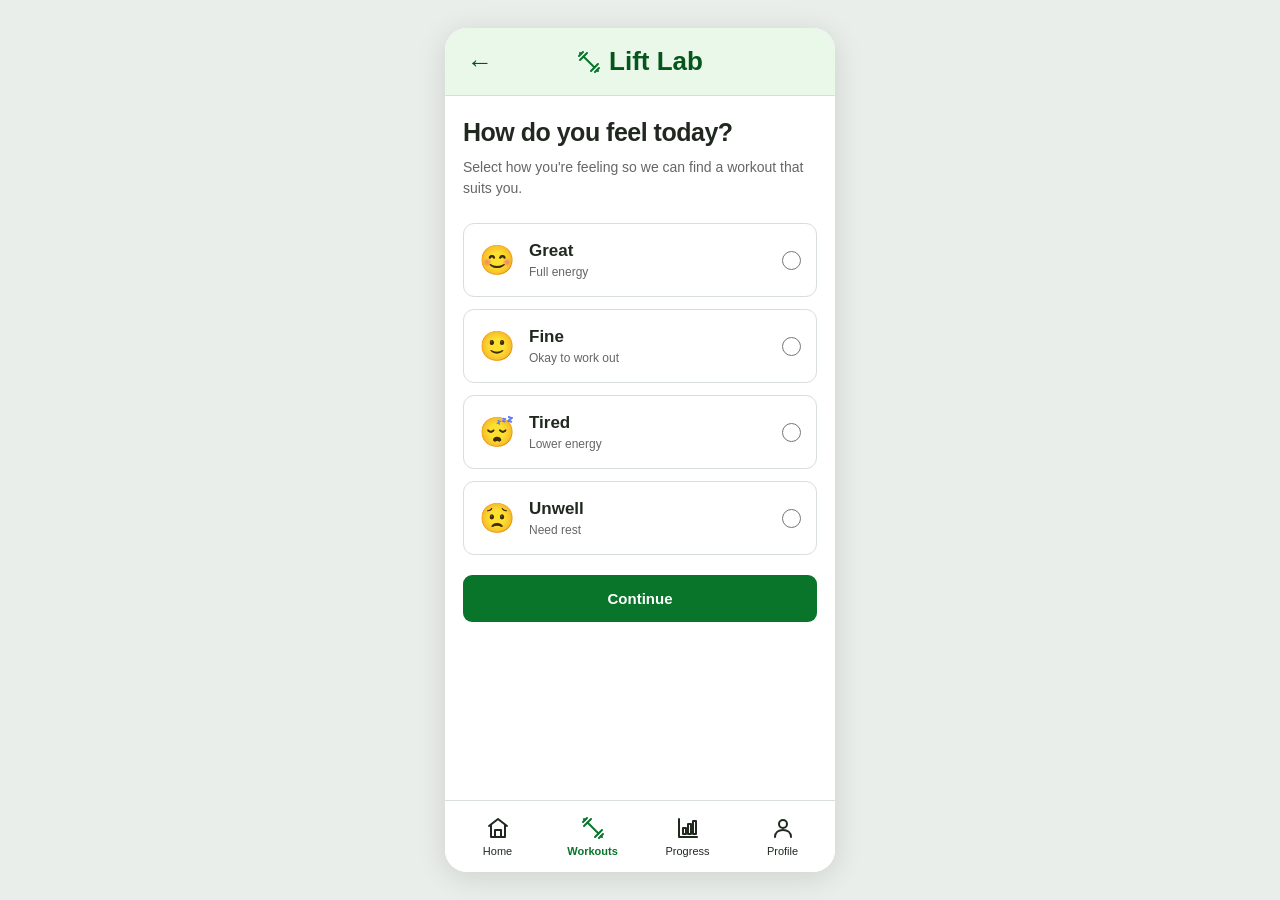
<file: checkin.html>
<!DOCTYPE html>
<html lang="en">
<head>
    <meta charset="UTF-8">
    <meta name="viewport" content="width=device-width, initial-scale=1">

    <title>Daily Check-In | Lift Lab</title>

    <!-- Using the same design as the homepage -->
    <link rel="stylesheet" href="css/style.css">

    <!-- Shared functions and the check-in code -->
    <script src="js/shared.js" defer></script>
    <script src="js/checkin.js" defer></script>
</head>

<body>
    <div class="app-shell">

        <!-- Header with a back button -->
        <header class="app-header">

            <a href="index.html" class="back-link"
               aria-label="Back to home">
                &#8592;
            </a>

            <div class="brand">
                <span class="brand-icon"
                      data-icon="dumbbell"
                      aria-hidden="true"></span>
                <span>Lift Lab</span>
            </div>

        </header>

        <!-- Main check-in page -->
        <main class="app-main">

            <section class="checkin-section">

                <h1 class="checkin-title">
                    How do you feel today?
                </h1>

                <p class="checkin-description">
                    Select how you're feeling so we can
                    find a workout that suits you.
                </p>

                <!-- User chooses their energy level -->
                <form id="checkin-form" novalidate>

                    <fieldset class="energy-options">
                        <legend class="sr-only">
                            Select your energy level
                        </legend>

                        <!-- Great option -->
                        <label class="energy-option">

                            <span class="energy-face"
                                  aria-hidden="true">😊</span>

                            <span class="energy-text">
                                <strong>Great</strong>
                                <small>Full energy</small>
                            </span>

                            <input type="radio"
                                   name="energy"
                                   value="great">

                        </label>

                        <!-- Fine option -->
                        <label class="energy-option">

                            <span class="energy-face"
                                  aria-hidden="true">🙂</span>

                            <span class="energy-text">
                                <strong>Fine</strong>
                                <small>Okay to work out</small>
                            </span>

                            <input type="radio"
                                   name="energy"
                                   value="fine">

                        </label>

                        <!-- Tired option -->
                        <label class="energy-option">

                            <span class="energy-face"
                                  aria-hidden="true">😴</span>

                            <span class="energy-text">
                                <strong>Tired</strong>
                                <small>Lower energy</small>
                            </span>

                            <input type="radio"
                                   name="energy"
                                   value="tired">

                        </label>

                        <!-- Unwell option -->
                        <label class="energy-option">

                            <span class="energy-face"
                                  aria-hidden="true">😟</span>

                            <span class="energy-text">
                                <strong>Unwell</strong>
                                <small>Need rest</small>
                            </span>

                            <input type="radio"
                                   name="energy"
                                   value="unwell">

                        </label>

                    </fieldset>

                    <!-- Shows a message if nothing is selected -->
                    <p id="checkin-error"
                       class="form-error"
                       role="alert"
                       hidden>
                        Please select how you're feeling.
                    </p>

                    <!-- Saves the choice and continues -->
                    <button type="submit" class="primary-btn">
                        Continue
                    </button>

                </form>

            </section>

        </main>

        <!-- Same bottom navigation as the homepage -->
        <nav class="bottom-nav" aria-label="Main navigation">

            <a class="nav-link" href="index.html">
                <span data-icon="home"
                      aria-hidden="true"></span>
                <span>Home</span>
            </a>

            <a class="nav-link" href="preferences.html">
                <span data-icon="dumbbell"
                      aria-hidden="true"></span>
                <span>Workouts</span>
            </a>

            <a class="nav-link" href="progress.html">
                <span data-icon="chart"
                      aria-hidden="true"></span>
                <span>Progress</span>
            </a>

            <a class="nav-link" href="profile.html">
                <span data-icon="user"
                      aria-hidden="true"></span>
                <span>Profile</span>
            </a>

        </nav>

    </div>
</body>
</html>
</file>
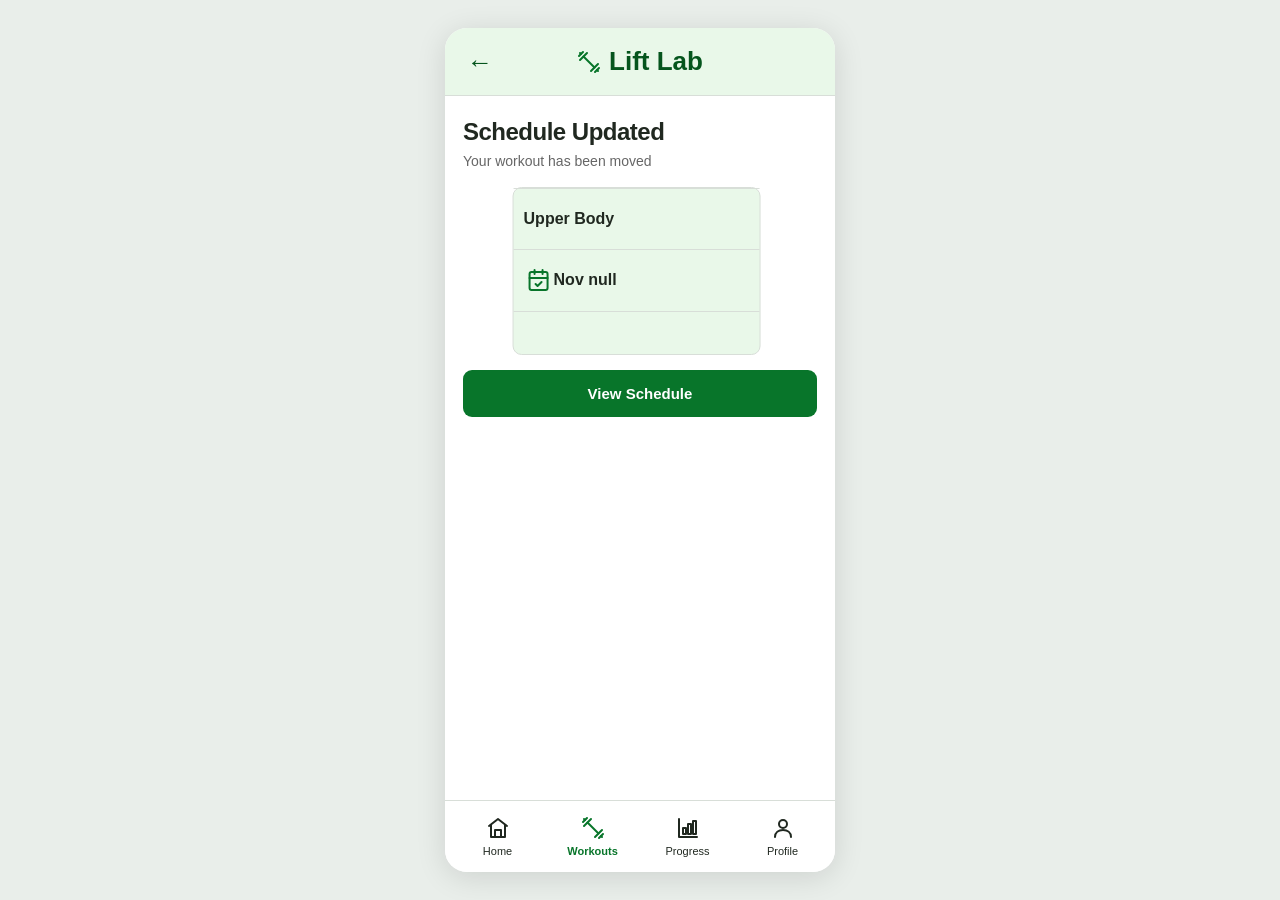
<file: confirm.html>
<!DOCTYPE html>
<html lang="en">

<head>
    <meta charset="UTF-8">
    <meta name="viewport" content="width=device-width, initial-scale=1">
    <title>Confirm | Lift Lab</title>

    <link rel="stylesheet" href="css/style.css">
    <link rel="stylesheet" href="css/schedule.css">
    <script src="js/shared.js" defer></script>
    <script src="js/schedule.js" defer></script>
</head>

<body data-page="confirm">
    <div class="app-shell">

        <header class="app-header">
            <a href="schedule.html" class="back-link" aria-label="Back to home">
                &#8592;
            </a>

            <div class="brand">
                <span class="brand-icon" data-icon="dumbbell" aria-hidden="true"></span>
                <span>Lift Lab</span>
            </div>
        </header>

        <main class="app-main app-main--stack">
            <div>
                <h1 class="section-title">Schedule Updated</h1>
                <p class="page-subtitle">Your workout has been moved</p>
            </div>

            <div class="newDay">
                <div class="detailLine">

                    <h4 id="workout-display">Upper Body</h4>

                </div>
                <div class="detailLine">
                    <span class="action-icon" data-icon="calendar-check" aria-hidden="true"></span>
                    <span>
                        <h4 id="date-display">Nov 1</h4>
                    </span>
                </div>
                <div class="detailLine">
                    <h4 id="time-display">6:00pm</h4>
                </div>
            </div>

            <a href="schedule.html" class="primary-btn">View Schedule</a>

        </main>

        <!-- Bottom Nav Bar -->
        <nav class="bottom-nav" aria-label="Main navigation">

            <a class="nav-link active" href="index.html">
                <span data-icon="home" aria-hidden="true"></span>
                <span>Home</span>
            </a>

            <a class="nav-link" href="preferences.html">
                <span data-icon="dumbbell" aria-hidden="true"></span>
                <span>Workouts</span>
            </a>

            <a class="nav-link" href="progress.html" aria-current="page">
                <span data-icon="chart" aria-hidden="true"></span>
                <span>Progress</span>
            </a>

            <a class="nav-link" href="profile.html">
                <span data-icon="user" aria-hidden="true"></span>
                <span>Profile</span>
            </a>

        </nav>

    </div>
</body>
</html>
</file>
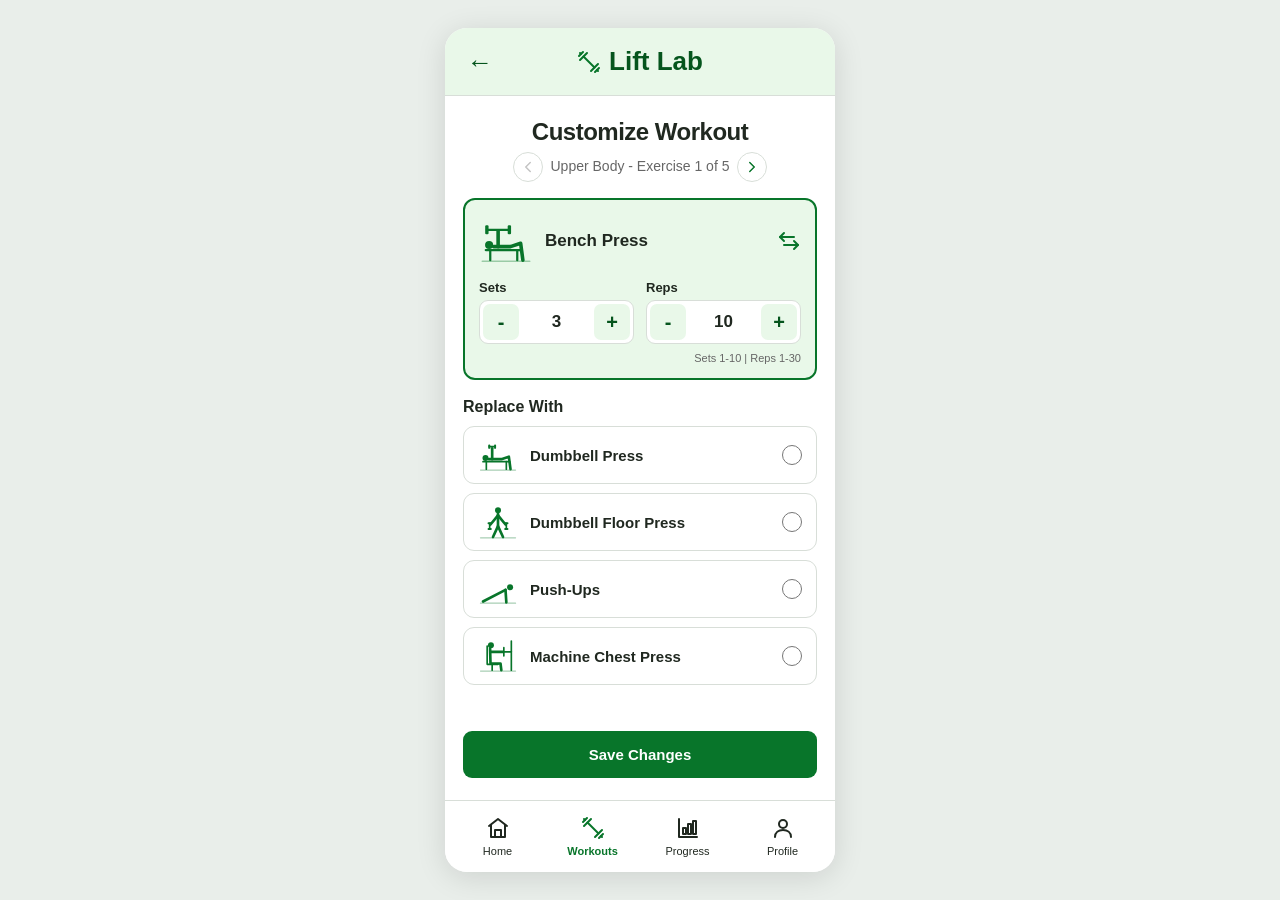
<file: customize.html>
<!DOCTYPE html>
<html lang="en">
<head>
    <meta charset="UTF-8">
    <meta name="viewport" content="width=device-width, initial-scale=1">

    <title>Customize Workout | Lift Lab</title>

    <link rel="stylesheet" href="css/style.css">

    <script src="js/shared.js" defer></script>
    <script src="js/exercise-icons.js" defer></script>
    <script src="js/workout.js" defer></script>
</head>

<body data-page="customize">
    <div class="app-shell">

        <!-- Header with a back button to Omar's recommendation -->
        <header class="app-header">
            <a href="recommendations.html" class="back-link"
               aria-label="Back to recommendation">
                &#8592;
            </a>

            <div class="brand">
                <span class="brand-icon" data-icon="dumbbell" aria-hidden="true"></span>
                <span>Lift Lab</span>
            </div>
        </header>

        <main class="app-main app-main--stack">

            <!-- Title, plus arrows to move between exercises -->
            <div class="page-heading">
                <h1 class="section-title">Customize Workout</h1>

                <div class="exercise-pager">
                    <button type="button" id="prev-exercise" class="pager-btn"
                            aria-label="Previous exercise">
                        <span data-icon="chevron-left" aria-hidden="true"></span>
                    </button>

                    <p id="exercise-position" class="page-subtitle" aria-live="polite">
                        Exercise 1 of 5
                    </p>

                    <button type="button" id="next-exercise" class="pager-btn"
                            aria-label="Next exercise">
                        <span data-icon="chevron-right" aria-hidden="true"></span>
                    </button>
                </div>
            </div>

            <!-- The exercise being customized (filled in by workout.js) -->
            <section class="current-exercise" aria-labelledby="current-name">

                <div class="current-exercise-head">
                    <span id="current-icon" class="exercise-icon exercise-icon--large"></span>

                    <span class="current-exercise-copy">
                        <strong id="current-name" tabindex="-1">Exercise</strong>
                        <small id="replaced-note" hidden>
                            Replaces <span id="original-name"></span>.
                            <button type="button" id="undo-replace" class="text-btn">Undo</button>
                        </small>
                    </span>

                    <span class="swap-icon" data-icon="swap" aria-hidden="true"></span>
                </div>

                <!-- Sets and reps -->
                <div class="stepper-row">
                    <div class="stepper">
                        <span class="stepper-label" id="sets-label">Sets</span>
                        <div class="stepper-controls" role="group" aria-labelledby="sets-label">
                            <button type="button" id="sets-minus" class="stepper-btn"
                                    data-field="sets" data-change="-1"
                                    aria-label="Decrease sets">-</button>
                            <output id="sets-value" class="stepper-value"
                                    aria-live="polite">3</output>
                            <button type="button" id="sets-plus" class="stepper-btn"
                                    data-field="sets" data-change="1"
                                    aria-label="Increase sets">+</button>
                        </div>
                    </div>

                    <div class="stepper">
                        <span class="stepper-label" id="reps-label">Reps</span>
                        <div class="stepper-controls" role="group" aria-labelledby="reps-label">
                            <button type="button" id="reps-minus" class="stepper-btn"
                                    data-field="reps" data-change="-1"
                                    aria-label="Decrease reps">-</button>
                            <output id="reps-value" class="stepper-value"
                                    aria-live="polite">10</output>
                            <button type="button" id="reps-plus" class="stepper-btn"
                                    data-field="reps" data-change="1"
                                    aria-label="Increase reps">+</button>
                        </div>
                    </div>
                </div>

                <p id="limit-hint" class="limit-hint">Sets 1-10 | Reps 1-30</p>
            </section>

            <!-- Other exercises for the same muscle (filled in by workout.js) -->
            <h2 class="list-heading">Replace With</h2>
            <fieldset id="replace-options" class="replace-options"></fieldset>

            <!-- Short message after a change, read out by screen readers -->
            <p id="customize-status" class="status-message"
               role="status" aria-live="polite"></p>

            <div class="page-actions">
                <button type="button" id="save-changes" class="primary-btn">
                    Save Changes
                </button>
            </div>

        </main>

        <!-- Same bottom navigation as the other pages -->
        <nav class="bottom-nav" aria-label="Main navigation">
            <a class="nav-link" href="index.html">
                <span data-icon="home" aria-hidden="true"></span>
                <span>Home</span>
            </a>

            <a class="nav-link active" href="preferences.html" aria-current="page">
                <span data-icon="dumbbell" aria-hidden="true"></span>
                <span>Workouts</span>
            </a>

            <a class="nav-link" href="progress.html">
                <span data-icon="chart" aria-hidden="true"></span>
                <span>Progress</span>
            </a>

            <a class="nav-link" href="profile.html">
                <span data-icon="user" aria-hidden="true"></span>
                <span>Profile</span>
            </a>
        </nav>

    </div>
</body>
</html>
</file>
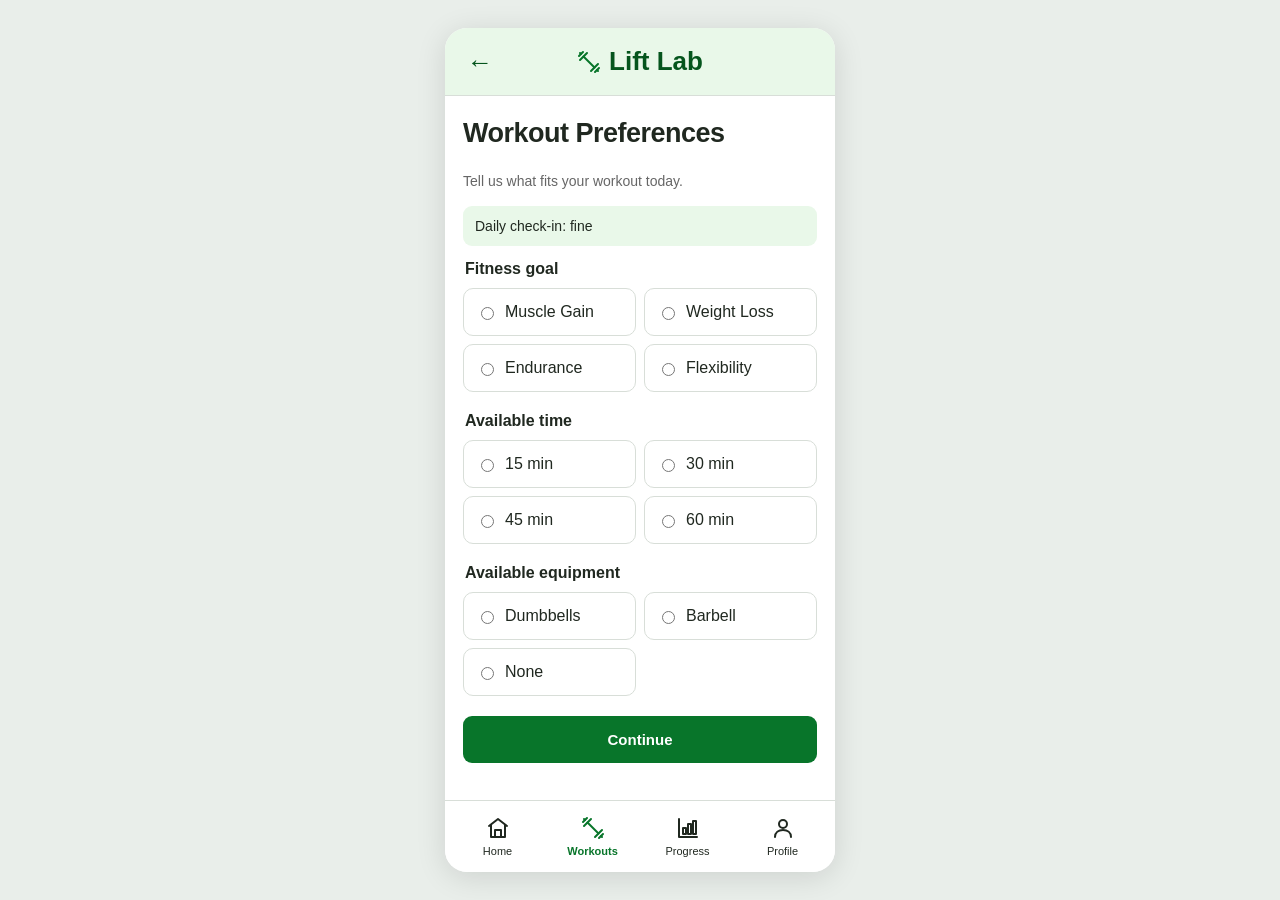
<file: preferences.html>
<!DOCTYPE html>
<html lang="en">

<head>
    <meta charset="UTF-8">
    <meta name="viewport" content="width=device-width, initial-scale=1">
    <title>Workout Preferences | Lift Lab</title>
    <link rel="stylesheet" href="css/style.css">
    <link rel="stylesheet" href="css/recommendations.css">
    <script src="js/shared.js" defer></script>
    <script src="js/recommendations.js" defer></script>
</head>

<body>
    <div class="app-shell">
        <header class="app-header"><a class="back-link" href="checkin.html" aria-label="Back">←</a>
            <div class="brand"><span class="brand-icon" data-icon="dumbbell" aria-hidden="true"></span><span>Lift
                    Lab</span></div>
        </header>
        <main class="app-main">
            <h1 class="page-title">Workout Preferences</h1>
            <p class="intro">Tell us what fits your workout today.</p>
            <p class="notice" id="wellness"></p>
            <form id="preferences">
                <fieldset>
                    <legend>Fitness goal</legend>
                    <div class="choices"><label class="choice"><input type="radio" name="goal" value="Muscle Gain"
                                required> Muscle Gain</label><label class="choice"><input type="radio" name="goal"
                                value="Weight Loss" required> Weight Loss</label><label class="choice"><input
                                type="radio" name="goal" value="Endurance" required> Endurance</label><label
                            class="choice"><input type="radio" name="goal" value="Flexibility" required>
                            Flexibility</label></div>
                </fieldset>
                <fieldset>
                    <legend>Available time</legend>
                    <div class="choices"><label class="choice"><input type="radio" name="time" value="15" required> 15
                            min</label><label class="choice"><input type="radio" name="time" value="30" required> 30
                            min</label><label class="choice"><input type="radio" name="time" value="45" required> 45
                            min</label><label class="choice"><input type="radio" name="time" value="60" required> 60
                            min</label></div>
                </fieldset>
                <fieldset>
                    <legend>Available equipment</legend>
                    <div class="choices"><label class="choice"><input type="radio" name="equipment" value="Dumbbells"
                                required> Dumbbells</label><label class="choice"><input type="radio" name="equipment"
                                value="Barbell" required> Barbell</label><label class="choice"><input type="radio"
                                name="equipment" value="None" required> None</label></div>
                </fieldset><button class="primary-btn" type="submit">Continue</button>
            </form>
        </main>
        <nav class="bottom-nav" aria-label="Main navigation"><a class="nav-link " href="index.html"><span
                    data-icon="home" aria-hidden="true"></span><span>Home</span></a><a class="nav-link active"
                href="preferences.html"><span data-icon="dumbbell" aria-hidden="true"></span><span>Workouts</span></a><a
                class="nav-link " href="progress.html"><span data-icon="chart"
                    aria-hidden="true"></span><span>Progress</span></a><a class="nav-link " href="profile.html"><span
                    data-icon="user" aria-hidden="true"></span><span>Profile</span></a></nav>
    </div>
</body>

</html>
</file>
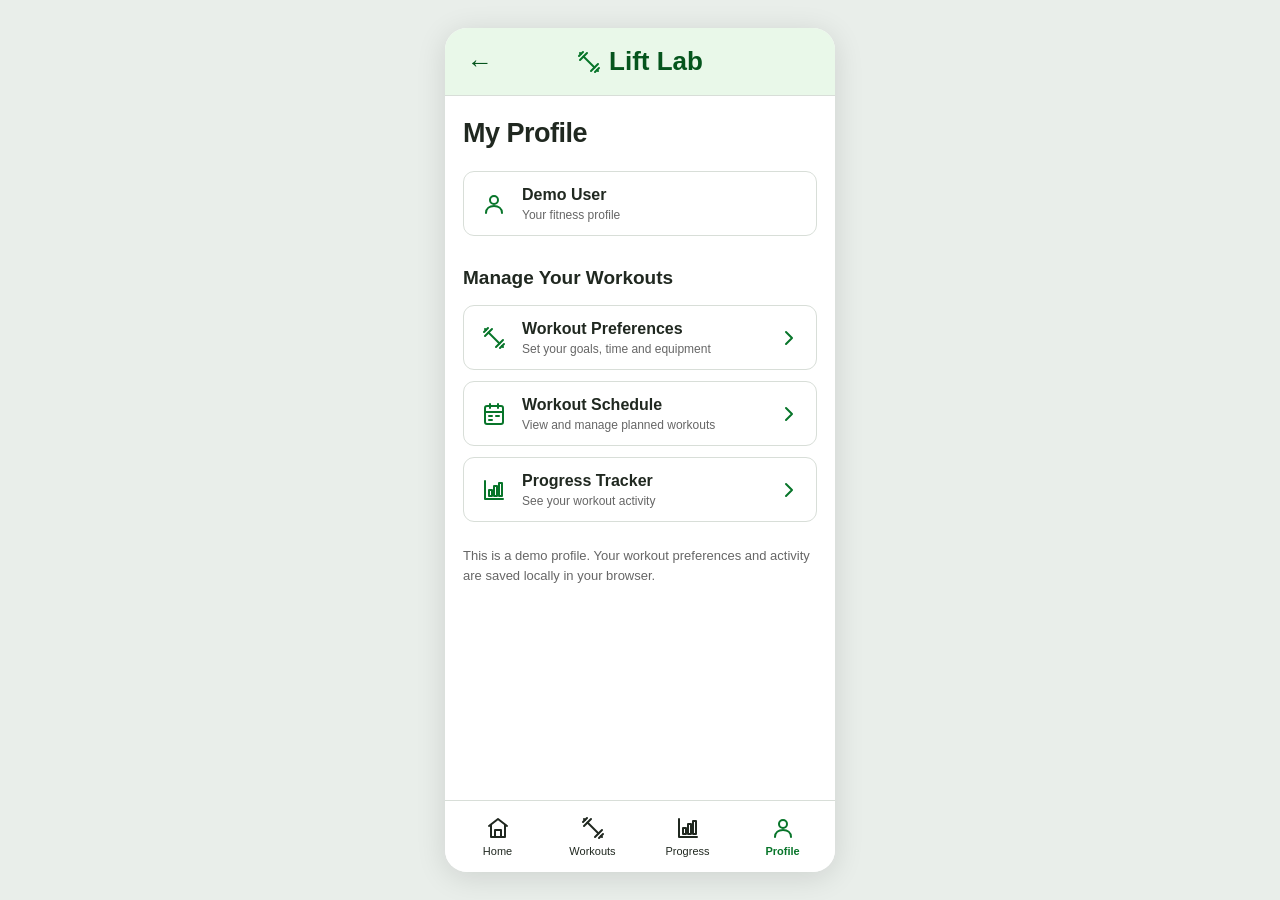
<file: profile.html>
<!DOCTYPE html>
<html lang="en">
<head>
  <meta charset="UTF-8">
  <meta name="viewport" content="width=device-width, initial-scale=1">
  <title>Profile | Lift Lab</title>

  <!-- Same CSS and JS used across our app -->
  <link rel="stylesheet" href="css/style.css">
  <script src="js/shared.js" defer></script>
</head>

<body>
  <div class="app-shell">

    <!-- Same header style as the other pages -->
    <header class="app-header">
      <a href="index.html" class="back-link" aria-label="Back to home">
        &larr;
      </a>

      <div class="brand">
        <span class="brand-icon" data-icon="dumbbell" aria-hidden="true"></span>
        <span>Lift Lab</span>
      </div>
    </header>

    <main class="app-main">

      <h1 class="page-title">My Profile</h1>

      <div class="home-actions">

        <!-- Basic user information for our prototype -->
        <div class="action-row">
          <span class="action-icon" data-icon="user" aria-hidden="true"></span>
          <span class="action-copy">
            <strong>Demo User</strong>
            <small>Your fitness profile</small>
          </span>
        </div>

        <!-- Links to the main workout features -->
        <h2 style="font-size: 19px; margin: 20px 0 5px;">
          Manage Your Workouts
        </h2>

        <!-- Change workout goals, time and equipment -->
        <a class="action-row" href="preferences.html">
          <span class="action-icon" data-icon="dumbbell" aria-hidden="true"></span>
          <span class="action-copy">
            <strong>Workout Preferences</strong>
            <small>Set your goals, time and equipment</small>
          </span>
          <span class="chevron" data-icon="chevron-right" aria-hidden="true"></span>
        </a>

        <!-- View the workout schedule -->
        <a class="action-row" href="schedule.html">
          <span class="action-icon" data-icon="calendar" aria-hidden="true"></span>
          <span class="action-copy">
            <strong>Workout Schedule</strong>
            <small>View and manage planned workouts</small>
          </span>
          <span class="chevron" data-icon="chevron-right" aria-hidden="true"></span>
        </a>

        <!-- View workout progress -->
        <a class="action-row" href="progress.html">
          <span class="action-icon" data-icon="chart" aria-hidden="true"></span>
          <span class="action-copy">
            <strong>Progress Tracker</strong>
            <small>See your workout activity</small>
          </span>
          <span class="chevron" data-icon="chevron-right" aria-hidden="true"></span>
        </a>

        <!-- No account system is needed for our prototype -->
        <p style="font-size: 13px; color: var(--gray); line-height: 1.5;">
          This is a demo profile. Your workout preferences and
          activity are saved locally in your browser.
        </p>

      </div>
    </main>

    <!-- Bottom navigation used on every page -->
    <nav class="bottom-nav" aria-label="Main navigation">

      <a class="nav-link" href="index.html">
        <span data-icon="home" aria-hidden="true"></span>
        <span>Home</span>
      </a>

      <a class="nav-link" href="preferences.html">
        <span data-icon="dumbbell" aria-hidden="true"></span>
        <span>Workouts</span>
      </a>

      <a class="nav-link" href="progress.html">
        <span data-icon="chart" aria-hidden="true"></span>
        <span>Progress</span>
      </a>

      <!-- Profile is highlighted since we are on this page -->
      <a class="nav-link active" href="profile.html" aria-current="page">
        <span data-icon="user" aria-hidden="true"></span>
        <span>Profile</span>
      </a>

    </nav>

  </div>
</body>
</html>
</file>
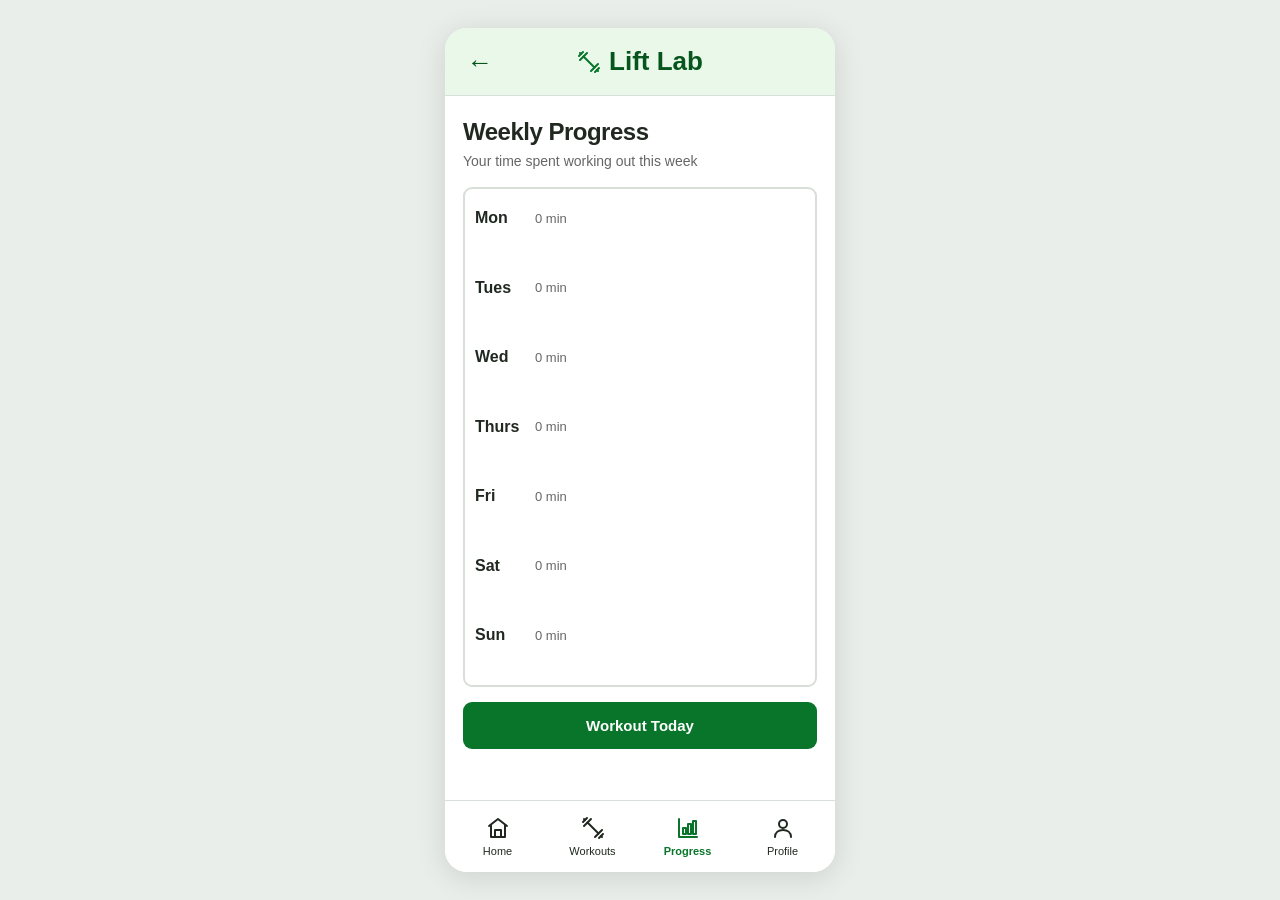
<file: progress.html>
<!DOCTYPE html>
<html lang="en">

<head>
    <meta charset="UTF-8">
    <meta name="viewport" content="width=device-width, initial-scale=1">
    <title>Progress | Lift Lab</title>

    <link rel="stylesheet" href="css/style.css">
    <link rel="stylesheet" href="css/schedule.css">
    <script src="js/shared.js" defer></script>
    <script src="js/schedule.js" defer></script>
    <!-- Update weekly progress using saved workouts -->
    <script src="js/progress.js" defer></script>
</head>

<body data-page="progress">
    <div class="app-shell">
        <header class="app-header">
            <a href="index.html" class="back-link" aria-label="Back to home">
                &#8592;
            </a>

            <div class="brand">
                <span class="brand-icon" data-icon="dumbbell" aria-hidden="true"></span>
                <span>Lift Lab</span>
            </div>
        </header>

        <main class="app-main app-main--stack">
            <div style="margin-bottom: 15px;">
                <h1 class="section-title">Weekly Progress</h1>
                <p class="page-subtitle">Your time spent working out this week</p>
            </div>

            <div class="chart" role="figure" aria-label="Monthly Sales">
                <div class="bar-col">
                    <span class="label">Mon</span>
                    <div class="bar" style="width: 60%;">60 mins</div>
                </div>
                <div class="bar-col">
                    <span class="label">Tues</span>
                    <div class="bar" style="width: 60%;">60 mins</div>
                </div>

                <!-- Keep this row the same style as the other days -->
                <div class="bar-col">

                    <span class="label">Wed</span>
                    <div class="bar"></div>
                </div>
                <div class="bar-col">
                    <span class="label">Thurs</span>
                    <div class="bar"></div>
                </div>
                <div class="bar-col">
                    <span class="label">Fri</span>
                    <div class="bar"></div>
                </div>
                <div class="bar-col">
                    <span class="label">Sat</span>
                    <div class="bar"></div>
                </div>
                <div class="bar-col">
                    <span class="label">Sun</span>
                    <div class="bar"></div>
                </div>
            </div>

            <a class="primary-btn" style="margin-top: 15px;" href="checkin.html">Workout Today</a>
        </main>

        <!-- Bottom Nav Bar -->
        <nav class="bottom-nav" aria-label="Main navigation">

            <a class="nav-link active" href="index.html">
                <span data-icon="home" aria-hidden="true"></span>
                <span>Home</span>
            </a>

            <a class="nav-link" href="preferences.html">
                <span data-icon="dumbbell" aria-hidden="true"></span>
                <span>Workouts</span>
            </a>

            <a class="nav-link" href="progress.html" aria-current="page">
                <span data-icon="chart" aria-hidden="true"></span>
                <span>Progress</span>
            </a>

            <a class="nav-link" href="profile.html">
                <span data-icon="user" aria-hidden="true"></span>
                <span>Profile</span>
            </a>

        </nav>
    </div>
</body>
</html>
</file>
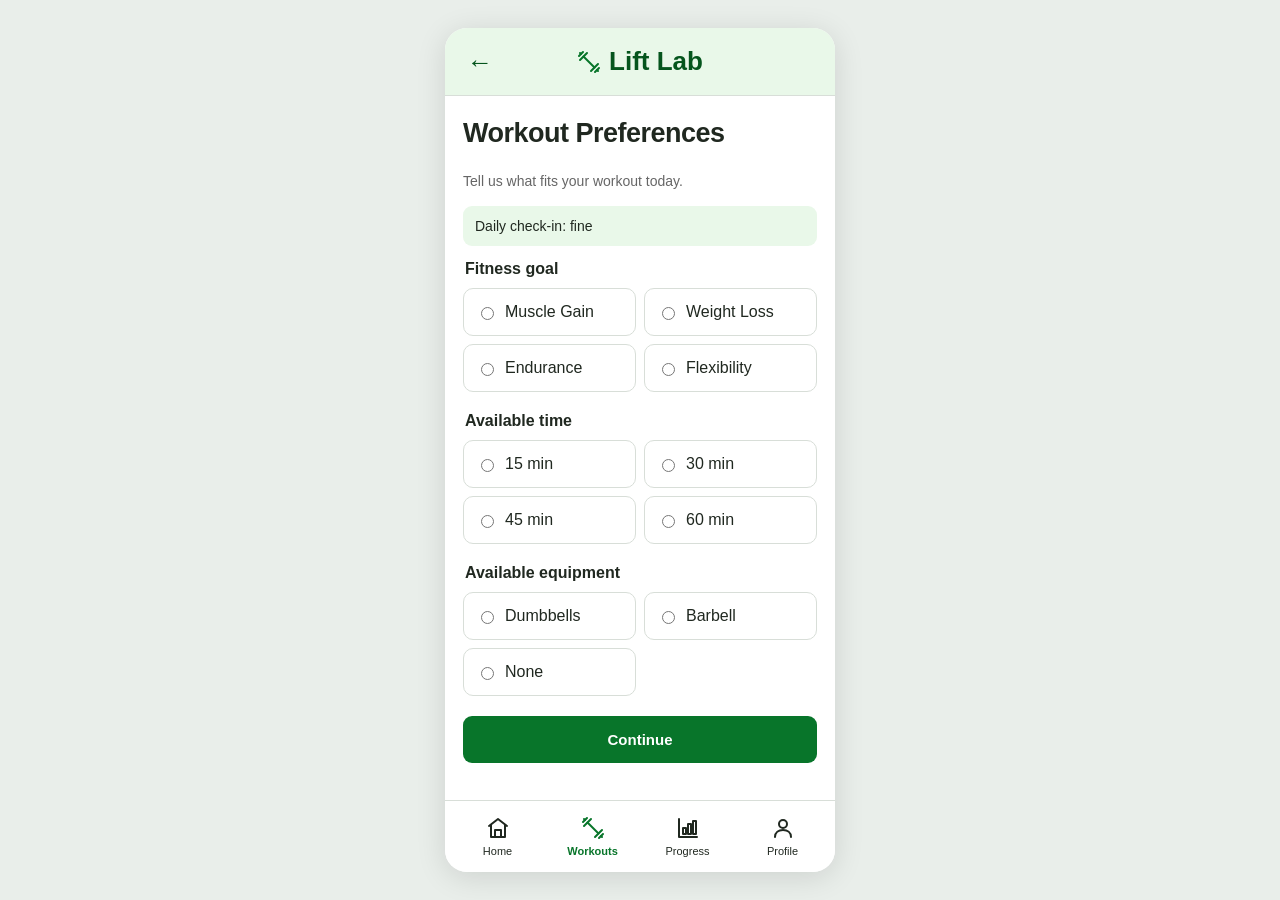
<file: recommendations.html>
<!DOCTYPE html>
<html lang="en">

<head>
    <meta charset="UTF-8">
    <meta name="viewport" content="width=device-width, initial-scale=1">
    <title>Recommended Workouts | Lift Lab</title>
    <link rel="stylesheet" href="css/style.css">
    <link rel="stylesheet" href="css/recommendations.css">
    <script src="js/shared.js" defer></script>
    <script src="js/recommendations.js" defer></script>
</head>

<body>
    <div class="app-shell">
        <header class="app-header"><a class="back-link" href="preferences.html" aria-label="Back">←</a>
            <div class="brand"><span class="brand-icon" data-icon="dumbbell" aria-hidden="true"></span><span>Lift
                    Lab</span></div>
        </header>
        <main class="app-main">
            <h1 class="page-title">Recommended Workouts</h1>
            <p class="intro" id="context"></p>
            <div id="results"></div><a class="secondary-btn" href="preferences.html">Edit Preferences</a>
        </main>
        <nav class="bottom-nav" aria-label="Main navigation"><a class="nav-link " href="index.html"><span
                    data-icon="home" aria-hidden="true"></span><span>Home</span></a><a class="nav-link active"
                href="preferences.html"><span data-icon="dumbbell" aria-hidden="true"></span><span>Workouts</span></a><a
                class="nav-link " href="progress.html"><span data-icon="chart"
                    aria-hidden="true"></span><span>Progress</span></a><a class="nav-link " href="profile.html"><span
                    data-icon="user" aria-hidden="true"></span><span>Profile</span></a></nav>
    </div>
</body>

</html>
</file>
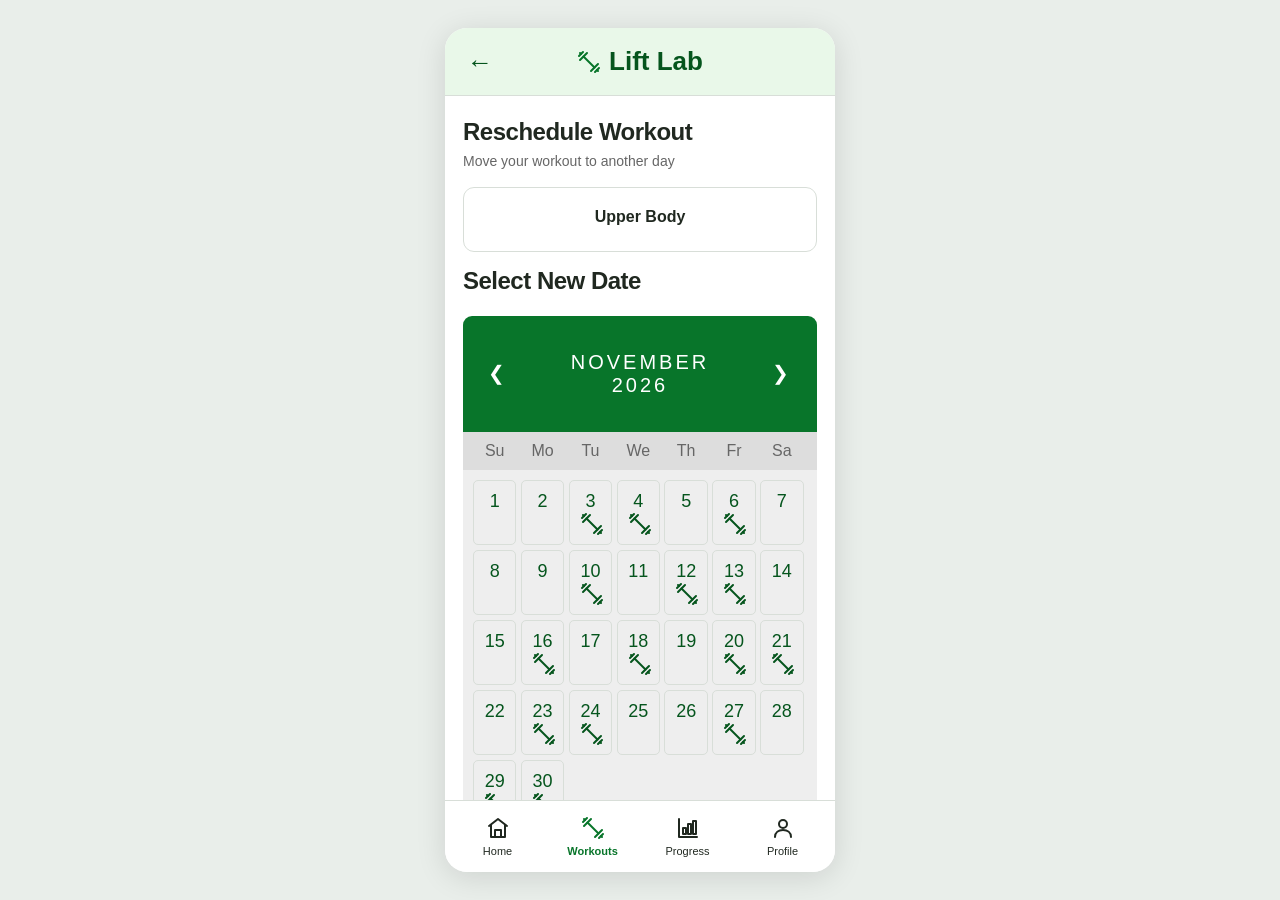
<file: reschedule.html>
<!DOCTYPE html>
<html lang="en">
<head>
    <meta charset="UTF-8">
    <meta name="viewport" content="width=device-width, initial-scale=1">
    <title>Reschedule | Lift Lab</title>

    <link rel="stylesheet" href="css/style.css">
    <link rel="stylesheet" href="css/schedule.css">
    <script src="js/shared.js" defer></script>
    <script src="js/schedule.js" defer></script>
</head>

<body data-page="reschedule">
    <div class="app-shell">
        <header class="app-header">
            <a href="schedule.html" class="back-link" aria-label="Back to home">
                &#8592;
            </a>

            <div class="brand">
                <span class="brand-icon" data-icon="dumbbell" aria-hidden="true"></span>
                <span>Lift Lab</span>
            </div>
        </header>

        <main class="app-main app-main--stack">
            <div style="margin-bottom: 15px;">
                <h1 class="section-title">Reschedule Workout</h1>
                <p class="page-subtitle">Move your workout to another day</p>
            </div>

            <div class="workoutSelect">
                <span class="action-row">
                    <span class="action-copy">
                        <strong>Upper Body</strong>
                        <small></small>
                    </span>
                </span>
            </div>

            <div style="margin-top: 15px;">
                <h1 class="section-title">Select New Date</h1>
            </div>

            <!-- Month Schedule -->
             <div id="monthDetail" style="display: block;">
                <div class="month">
                    <ul>
                        <li class="prev">&#10094;</li>
                        <li class="next">&#10095;</li>
                        <li>November<br><span>2026</span></li>
                    </ul>
                </div>

                <ul class="weekdays">
                    <li>Su</li>
                    <li>Mo</li>
                    <li>Tu</li>
                    <li>We</li>
                    <li>Th</li>
                    <li>Fr</li>
                    <li>Sa</li>
                </ul>

                <ul class="days availibility">
                    <li>1<br><span class="noWorkout" data-icon="dumbbell" aria-hidden="true"></span></li>
                    <li>2<br><span class="noWorkout" data-icon="dumbbell" aria-hidden="true"></span></li>
                    <li>3<br><span class="workoutScheduled" data-icon="dumbbell" aria-hidden="true"></span></li>
                    <li>4<br><span class="workoutScheduled" data-icon="dumbbell" aria-hidden="true"></span></li>
                    <li>5<br><span class="noWorkout" data-icon="dumbbell" aria-hidden="true"></span></li>
                    <li>6<br><span class="workoutScheduled" data-icon="dumbbell" aria-hidden="true"></span></li>
                    <li>7<br><span class="noWorkout" data-icon="dumbbell" aria-hidden="true"></span></li>
                    <li>8<br><span class="noWorkout" data-icon="dumbbell" aria-hidden="true"></span></li>
                    <li>9<br><span class="noWorkout" data-icon="dumbbell" aria-hidden="true"></span></li>
                    <li>10<br><span class="workoutScheduled" data-icon="dumbbell" aria-hidden="true"></span></li>
                    <li>11<br><span class="noWorkout" data-icon="dumbbell" aria-hidden="true"></span></li>
                    <li>12<br><span class="workoutScheduled" data-icon="dumbbell" aria-hidden="true"></span></li>
                    <li>13<br><span class="workoutScheduled" data-icon="dumbbell" aria-hidden="true"></span></li>
                    <li>14<br><span class="noWorkout" data-icon="dumbbell" aria-hidden="true"></span></li>
                    <li>15<br><span class="noWorkout" data-icon="dumbbell" aria-hidden="true"></span></li>
                    <li>16<br><span class="workoutScheduled" data-icon="dumbbell" aria-hidden="true"></span></li>
                    <li>17<br><span class="noWorkout" data-icon="dumbbell" aria-hidden="true"></span></li>
                    <li>18<br><span class="workoutScheduled" data-icon="dumbbell" aria-hidden="true"></span></li>
                    <li>19<br><span class="noWorkout" data-icon="dumbbell" aria-hidden="true"></span></li>
                    <li>20<br><span class="workoutScheduled" data-icon="dumbbell" aria-hidden="true"></span></li>
                    <li>21<br><span class="workoutScheduled" data-icon="dumbbell" aria-hidden="true"></span></li>
                    <li>22<br><span class="noWorkout" data-icon="dumbbell" aria-hidden="true"></span></li>
                    <li>23<br><span class="workoutScheduled" data-icon="dumbbell" aria-hidden="true"></span></li>
                    <li>24<br><span class="workoutScheduled" data-icon="dumbbell" aria-hidden="true"></span></li>
                    <li class="activeDay">25<br><span class="noWorkout" data-icon="dumbbell" aria-hidden="true"></span></li>
                    <li>26<br><span class="noWorkout" data-icon="dumbbell" aria-hidden="true"></span></li>
                    <li>27<br><span class="workoutScheduled" data-icon="dumbbell" aria-hidden="true"></span></li>
                    <li>28<br><span class="noWorkout" data-icon="dumbbell" aria-hidden="true"></span></li>
                    <li>29<br><span class="workoutScheduled" data-icon="dumbbell" aria-hidden="true"></span></li>
                    <li>30<br><span class="workoutScheduled" data-icon="dumbbell" aria-hidden="true"></span></li>
                </ul>
            </div>

            <div id="dateError" class="action-row" style="margin-top: 15px;">
                <h4>This date has passed or is unavailable, please select a valid date!</h4>
            </div>

            <div style="margin-top: 15px;">
                <h1 class="section-title">Select Time</h1>
            </div>

            <!-- Time Selector -->
            <select name="time" id="time" class="action-row">
                <option value="12:00am">12:00am</option>
                <option value="1:00am">1:00am</option>
                <option value="2:00am">2:00am</option>
                <option value="3:00am">3:00am</option>
                <option value="4:00am">4:00am</option>
                <option value="5:00am">5:00am</option>
                <option value="6:00am">6:00am</option>
                <option value="7:00am">7:00am</option>
                <option value="8:00am">8:00am</option>
                <option value="9:00am">9:00am</option>
                <option value="10:00am">10:00am</option>
                <option value="11:00am">11:00am</option>
                <option value="12:00pm">12:00pm</option>
                <option value="1:00pm">1:00pm</option>
                <option value="2:00pm">2:00pm</option>
                <option value="3:00pm">3:00pm</option>
                <option value="4:00pm">4:00pm</option>
                <option value="5:00pm">5:00pm</option>
                <option value="6:00pm" selected="selected">6:00pm</option>
                <option value="7:00pm">7:00pm</option>
                <option value="8:00pm">8:00pm</option>
                <option value="9:00pm">9:00pm</option>
                <option value="10:00pm">10:00pm</option>
                <option value="11:00pm">11:00pm</option>
            </select>

            <p class="error">Please select a valid date and time</p>

            <button id="save-schedule" class="primary-btn" style="margin-top: 15px;">Save Changes</button>

        </main>

        <!-- Bottom Nav Bar -->
        <nav class="bottom-nav" aria-label="Main navigation">

            <a class="nav-link active" href="index.html">
                <span data-icon="home" aria-hidden="true"></span>
                <span>Home</span>
            </a>

            <a class="nav-link" href="preferences.html">
                <span data-icon="dumbbell" aria-hidden="true"></span>
                <span>Workouts</span>
            </a>

            <a class="nav-link" href="progress.html" aria-current="page">
                <span data-icon="chart" aria-hidden="true"></span>
                <span>Progress</span>
            </a>

            <a class="nav-link" href="profile.html">
                <span data-icon="user" aria-hidden="true"></span>
                <span>Profile</span>
            </a>

        </nav>
    </div>
</body>
</file>
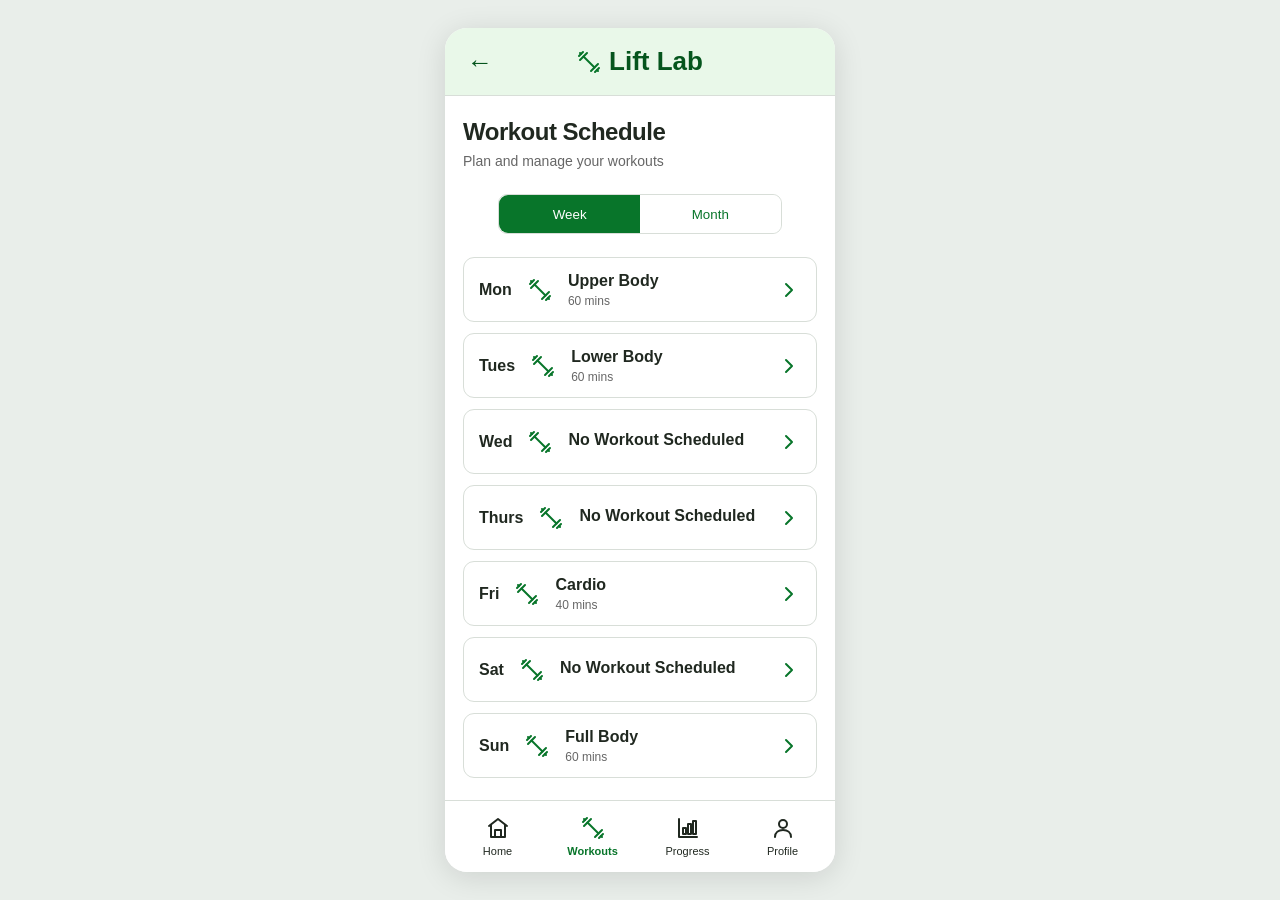
<file: schedule.html>
<!DOCTYPE html>
<html lang="en">

<head>
    <meta charset="UTF-8">
    <meta name="viewport" content="width=device-width, initial-scale=1">
    <title>Schedule | Lift Lab</title>

    <link rel="stylesheet" href="css/style.css">
    <link rel="stylesheet" href="css/schedule.css">

    <style>
        /* Keep the selected workout card readable */
        #weekDetail .action-row.activeDay {
            background-color: #08752a !important;
            color: white !important;
        }

        #weekDetail .action-row.activeDay .action-icon,
        #weekDetail .action-row.activeDay .action-copy,
        #weekDetail .action-row.activeDay .action-copy strong,
        #weekDetail .action-row.activeDay .action-copy small,
        #weekDetail .action-row.activeDay .chevron {
            color: white !important;
        }

        #weekDetail .action-row.activeDay svg {
            color: white !important;
            stroke: currentColor !important;
        }
    </style>

    <script src="js/shared.js" defer></script>
    <script src="js/schedule.js" defer></script>
</head>

<body data-page="schedule">
    <div class="app-shell">

        <header class="app-header">
            <a href="index.html" class="back-link" aria-label="Back to home">
                &#8592;
            </a>

            <div class="brand">
                <span class="brand-icon" data-icon="dumbbell" aria-hidden="true"></span>
                <span>Lift Lab</span>
            </div>
        </header>

        <main class="app-main app-main--stack">
            <div>
                <h1 class="section-title">Workout Schedule</h1>
                <p class="page-subtitle">Plan and manage your workouts</p>
            </div>

            <!-- Select Display -->
            <div class="schedule-nav">
                <button id="week" class="select schedule-column">Week</button>
                <button id="month" class="deselect schedule-column">Month</button>
            </div>

            <!-- Week Schedule -->
            <div id="weekDetail" class="home-actions">
                <a class="action-row" href="progress.html" data-date="2026-11-23">
                    <span>
                        <strong>Mon</strong>
                    </span>
                    <span class="action-icon" data-icon="dumbbell" aria-hidden="true"></span>
                    <span class="action-copy">
                        <strong>Upper Body</strong>
                        <small>60 mins</small>
                    </span>
                    <span class="chevron" data-icon="chevron-right" aria-hidden="true"></span>
                </a>

                <a class="action-row" href="progress.html" data-date="2026-11-24">
                    <span>
                        <strong>Tues</strong>
                    </span>
                    <span class="action-icon" data-icon="dumbbell" aria-hidden="true"></span>
                    <span class="action-copy">
                        <strong>Lower Body</strong>
                        <small>60 mins</small>
                    </span>
                    <span class="chevron" data-icon="chevron-right" aria-hidden="true"></span>
                </a>

                <a class="action-row" href="reschedule.html" data-date="2026-11-25">
                    <span>
                        <strong>Wed</strong>
                    </span>
                    <span class="action-icon" data-icon="dumbbell" aria-hidden="true"></span>
                    <span class="action-copy">
                        <strong>No Workout Scheduled</strong>
                        <small></small>
                    </span>
                    <span class="chevron" data-icon="chevron-right" aria-hidden="true"></span>
                </a>

                <a class="action-row" href="reschedule.html" data-date="2026-11-26">
                    <span>
                        <strong>Thurs</strong>
                    </span>
                    <span class="action-icon" data-icon="dumbbell" aria-hidden="true"></span>
                    <span class="action-copy">
                        <strong>No Workout Scheduled</strong>
                        <small></small>
                    </span>
                    <span class="chevron" data-icon="chevron-right" aria-hidden="true"></span>
                </a>

                <a class="action-row" href="reschedule.html" data-date="2026-11-27">
                    <span>
                        <strong>Fri</strong>
                    </span>
                    <span class="action-icon" data-icon="dumbbell" aria-hidden="true"></span>
                    <span class="action-copy">
                        <strong>Cardio</strong>
                        <small>40 mins</small>
                    </span>
                    <span class="chevron" data-icon="chevron-right" aria-hidden="true"></span>
                </a>

                <a class="action-row" href="reschedule.html" data-date="2026-11-28">
                    <span>
                        <strong>Sat</strong>
                    </span>
                    <span class="action-icon" data-icon="dumbbell" aria-hidden="true"></span>
                    <span class="action-copy">
                        <strong>No Workout Scheduled</strong>
                        <small></small>
                    </span>
                    <span class="chevron" data-icon="chevron-right" aria-hidden="true"></span>
                </a>

                <a class="action-row" href="reschedule.html" data-date="2026-11-29">
                    <span>
                        <strong>Sun</strong>
                    </span>
                    <span class="action-icon" data-icon="dumbbell" aria-hidden="true"></span>
                    <span class="action-copy">
                        <strong>Full Body</strong>
                        <small>60 mins</small>
                    </span>
                    <span class="chevron" data-icon="chevron-right" aria-hidden="true"></span>
                </a>

            </div>

            <!-- Month Schedule -->
            <div id="monthDetail" style="display: none;">
                <div class="month">
                    <ul>
                        <li class="prev">&#10094;</li>
                        <li class="next">&#10095;</li>
                        <li>November<br><span>2026</span></li>
                    </ul>
                </div>

                <ul class="weekdays">
                    <li>Su</li>
                    <li>Mo</li>
                    <li>Tu</li>
                    <li>We</li>
                    <li>Th</li>
                    <li>Fr</li>
                    <li>Sa</li>
                </ul>

                <ul class="days dayDetail">
                    <li>1<br><span class="noWorkout" data-icon="dumbbell" aria-hidden="true"></span></li>
                    <li>2<br><span class="noWorkout" data-icon="dumbbell" aria-hidden="true"></span></li>
                    <li>3<br><span class="workoutScheduled" data-icon="dumbbell" aria-hidden="true"></span></li>
                    <li>4<br><span class="workoutScheduled" data-icon="dumbbell" aria-hidden="true"></span></li>
                    <li>5<br><span class="noWorkout" data-icon="dumbbell" aria-hidden="true"></span></li>
                    <li>6<br><span class="workoutScheduled" data-icon="dumbbell" aria-hidden="true"></span></li>
                    <li>7<br><span class="noWorkout" data-icon="dumbbell" aria-hidden="true"></span></li>
                    <li>8<br><span class="noWorkout" data-icon="dumbbell" aria-hidden="true"></span></li>
                    <li>9<br><span class="noWorkout" data-icon="dumbbell" aria-hidden="true"></span></li>
                    <li>10<br><span class="workoutScheduled" data-icon="dumbbell" aria-hidden="true"></span></li>
                    <li>11<br><span class="noWorkout" data-icon="dumbbell" aria-hidden="true"></span></li>
                    <li>12<br><span class="workoutScheduled" data-icon="dumbbell" aria-hidden="true"></span></li>
                    <li>13<br><span class="workoutScheduled" data-icon="dumbbell" aria-hidden="true"></span></li>
                    <li>14<br><span class="noWorkout" data-icon="dumbbell" aria-hidden="true"></span></li>
                    <li>15<br><span class="noWorkout" data-icon="dumbbell" aria-hidden="true"></span></li>
                    <li>16<br><span class="workoutScheduled" data-icon="dumbbell" aria-hidden="true"></span></li>
                    <li>17<br><span class="noWorkout" data-icon="dumbbell" aria-hidden="true"></span></li>
                    <li>18<br><span class="workoutScheduled" data-icon="dumbbell" aria-hidden="true"></span></li>
                    <li>19<br><span class="noWorkout" data-icon="dumbbell" aria-hidden="true"></span></li>
                    <li>20<br><span class="workoutScheduled" data-icon="dumbbell" aria-hidden="true"></span></li>
                    <li>21<br><span class="workoutScheduled" data-icon="dumbbell" aria-hidden="true"></span></li>
                    <li>22<br><span class="noWorkout" data-icon="dumbbell" aria-hidden="true"></span></li>
                    <li>23<br><span class="workoutScheduled" data-icon="dumbbell" aria-hidden="true"></span></li>
                    <li>24<br><span class="workoutScheduled" data-icon="dumbbell" aria-hidden="true"></span></li>
                    <li>25<br><span class="noWorkout" data-icon="dumbbell" aria-hidden="true"></span></li>
                    <li>26<br><span class="noWorkout" data-icon="dumbbell" aria-hidden="true"></span></li>
                    <li>27<br><span class="workoutScheduled" data-icon="dumbbell" aria-hidden="true"></span></li>
                    <li>28<br><span class="noWorkout" data-icon="dumbbell" aria-hidden="true"></span></li>
                    <li>29<br><span class="workoutScheduled" data-icon="dumbbell" aria-hidden="true"></span></li>
                    <li>30<br><span class="workoutScheduled" data-icon="dumbbell" aria-hidden="true"></span></li>
                </ul>
            </div>

        </main>

        <!-- Bottom Nav Bar -->
        <nav class="bottom-nav" aria-label="Main navigation">

            <a class="nav-link active" href="index.html">
                <span data-icon="home" aria-hidden="true"></span>
                <span>Home</span>
            </a>

            <a class="nav-link" href="preferences.html">
                <span data-icon="dumbbell" aria-hidden="true"></span>
                <span>Workouts</span>
            </a>

            <a class="nav-link" href="progress.html" aria-current="page">
                <span data-icon="chart" aria-hidden="true"></span>
                <span>Progress</span>
            </a>

            <a class="nav-link" href="profile.html">
                <span data-icon="user" aria-hidden="true"></span>
                <span>Profile</span>
            </a>

        </nav>
    </div>

</body>

</html>
</file>
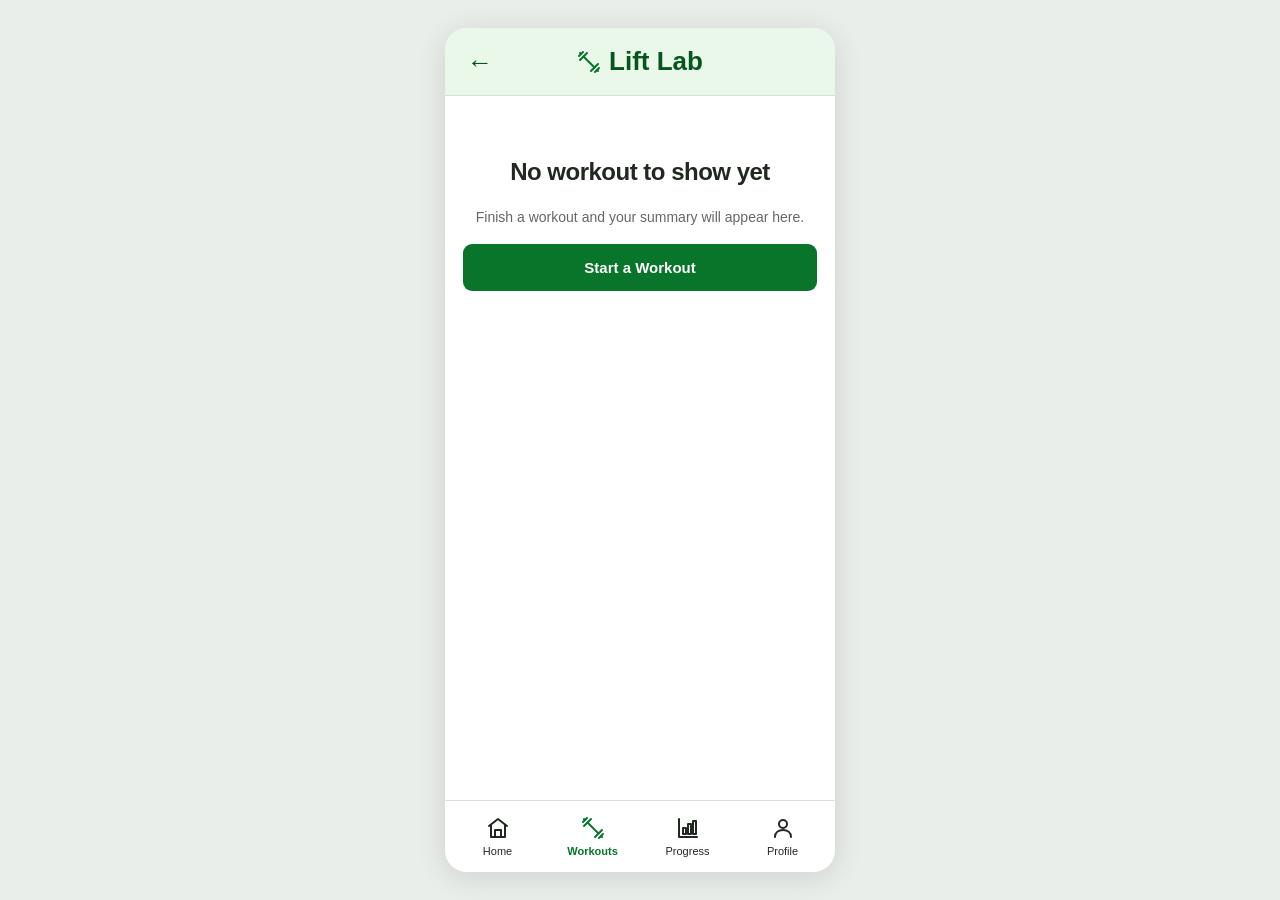
<file: summary.html>
<!DOCTYPE html>
<html lang="en">
<head>
    <meta charset="UTF-8">
    <meta name="viewport" content="width=device-width, initial-scale=1">

    <title>Workout Summary | Lift Lab</title>

    <link rel="stylesheet" href="css/style.css">

    <script src="js/shared.js" defer></script>
    <script src="js/workout.js" defer></script>
</head>

<body data-page="summary">
    <div class="app-shell">

        <header class="app-header">
            <a href="index.html" class="back-link" aria-label="Back to home">
                &#8592;
            </a>

            <div class="brand">
                <span class="brand-icon" data-icon="dumbbell" aria-hidden="true"></span>
                <span>Lift Lab</span>
            </div>
        </header>

        <main class="app-main app-main--stack">

            <!-- Summary of the finished workout (filled in by workout.js) -->
            <div id="summary-content" class="summary-content">

                <div class="summary-hero">
                    <!-- Check mark with celebration lines -->
                    <svg class="summary-badge" viewBox="0 0 120 80" aria-hidden="true">
                        <g stroke="currentColor" stroke-width="5" stroke-linecap="round">
                            <line x1="20" y1="22" x2="30" y2="28"/>
                            <line x1="16" y1="42" x2="28" y2="42"/>
                            <line x1="20" y1="62" x2="30" y2="56"/>
                            <line x1="100" y1="22" x2="90" y2="28"/>
                            <line x1="104" y1="42" x2="92" y2="42"/>
                            <line x1="100" y1="62" x2="90" y2="56"/>
                        </g>
                        <circle cx="60" cy="42" r="26" fill="currentColor"/>
                        <path d="M48 42l8 8 16-17" fill="none" stroke="#ffffff"
                              stroke-width="6" stroke-linecap="round" stroke-linejoin="round"/>
                    </svg>

                    <h1 class="section-title">Workout Summary</h1>
                    <p id="summary-subtitle" class="page-subtitle"></p>
                </div>

                <dl class="summary-card">
                    <div class="summary-row">
                        <dt>Exercises</dt>
                        <dd id="stat-exercises">0 / 0</dd>
                    </div>
                    <div class="summary-row">
                        <dt>Duration</dt>
                        <dd id="stat-time">0 min</dd>
                    </div>
                    <div class="summary-row">
                        <dt>Total Sets</dt>
                        <dd id="stat-sets">0</dd>
                    </div>
                    <div class="summary-row">
                        <dt>Changed</dt>
                        <dd id="stat-changed" class="summary-changes">None</dd>
                    </div>
                </dl>

                <div class="page-actions">
                    <!-- Save confirmation, shown after Save to History -->
                    <div id="save-confirmation" class="save-confirmation"
                         role="status" tabindex="-1" hidden>
                        <span class="save-confirmation-icon" data-icon="check" aria-hidden="true"></span>
                        <span>
                            <strong>Workout saved!</strong>
                            <small>Your progress tracker has been updated.</small>
                        </span>
                    </div>

                    <button type="button" id="save-workout" class="primary-btn">
                        Save to History
                    </button>
                    <a href="progress.html" id="view-progress" class="primary-btn" hidden>
                        View Progress
                    </a>
                    <a href="index.html" class="secondary-btn">Back to Home</a>
                </div>

            </div>

            <!-- Shown if the user opens this page before finishing a workout -->
            <div id="summary-empty" class="summary-empty" hidden>
                <h1 class="section-title">No workout to show yet</h1>
                <p class="page-subtitle">
                    Finish a workout and your summary will appear here.
                </p>
                <a href="customize.html" class="primary-btn">Start a Workout</a>
            </div>

        </main>

        <nav class="bottom-nav" aria-label="Main navigation">
            <a class="nav-link" href="index.html">
                <span data-icon="home" aria-hidden="true"></span>
                <span>Home</span>
            </a>

            <a class="nav-link active" href="preferences.html" aria-current="page">
                <span data-icon="dumbbell" aria-hidden="true"></span>
                <span>Workouts</span>
            </a>

            <a class="nav-link" href="progress.html">
                <span data-icon="chart" aria-hidden="true"></span>
                <span>Progress</span>
            </a>

            <a class="nav-link" href="profile.html">
                <span data-icon="user" aria-hidden="true"></span>
                <span>Profile</span>
            </a>
        </nav>

    </div>
</body>
</html>
</file>
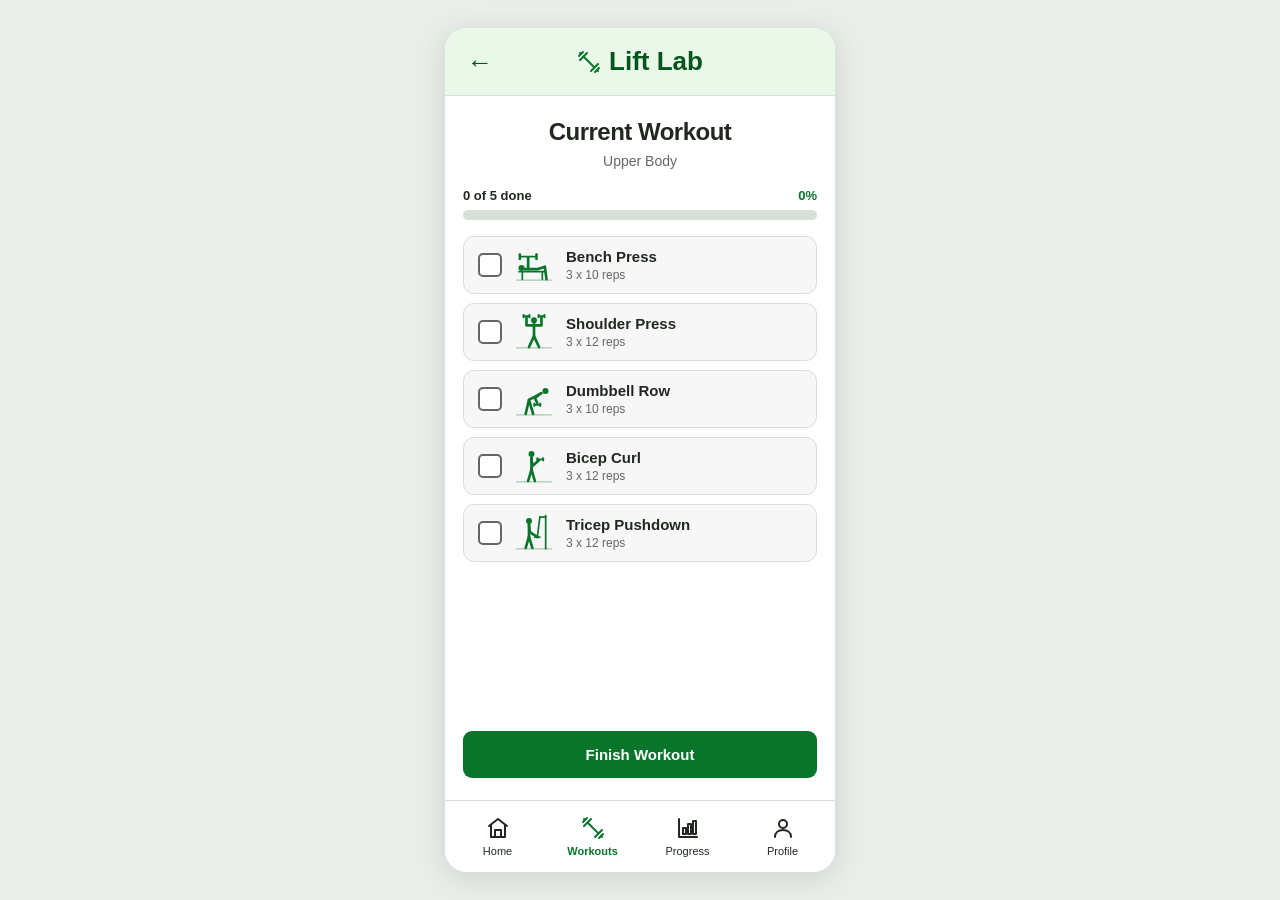
<file: workout.html>
<!DOCTYPE html>
<html lang="en">
<head>
    <meta charset="UTF-8">
    <meta name="viewport" content="width=device-width, initial-scale=1">

    <title>Current Workout | Lift Lab</title>

    <link rel="stylesheet" href="css/style.css">

    <script src="js/shared.js" defer></script>
    <script src="js/exercise-icons.js" defer></script>
    <script src="js/workout.js" defer></script>
</head>

<body data-page="workout">
    <div class="app-shell">

        <!-- Header with a back button to the customize screen -->
        <header class="app-header">
            <a href="customize.html" class="back-link"
               aria-label="Back to customize workout">
                &#8592;
            </a>

            <div class="brand">
                <span class="brand-icon" data-icon="dumbbell" aria-hidden="true"></span>
                <span>Lift Lab</span>
            </div>
        </header>

        <main class="app-main app-main--stack">

            <div class="page-heading">
                <h1 class="section-title">Current Workout</h1>
                <p id="workout-subtitle" class="page-subtitle">Upper Body</p>
            </div>

            <!-- Progress bar -->
            <div class="progress-block">
                <div class="progress-label">
                    <span id="workout-count">0 of 5 done</span>
                    <span id="progress-percent" class="progress-percent">0%</span>
                </div>
                <div id="progress-track" class="progress-track"
                     role="progressbar" aria-label="Workout progress"
                     aria-valuemin="0" aria-valuemax="100" aria-valuenow="0">
                    <div id="progress-fill" class="progress-fill"></div>
                </div>
            </div>

            <!-- Exercise checklist (filled in by workout.js) -->
            <ul id="checklist" class="checklist" aria-label="Exercises"></ul>

            <div class="page-actions">
                <!-- Shown if the user finishes with exercises left -->
                <div id="finish-warning" class="finish-warning" role="alert" hidden>
                    <p id="finish-warning-text"></p>
                    <div class="button-row">
                        <button type="button" id="keep-going" class="secondary-btn">
                            Keep Going
                        </button>
                        <button type="button" id="finish-anyway" class="primary-btn">
                            Finish Anyway
                        </button>
                    </div>
                </div>

                <button type="button" id="finish-workout" class="primary-btn">
                    Finish Workout
                </button>
            </div>

        </main>

        <nav class="bottom-nav" aria-label="Main navigation">
            <a class="nav-link" href="index.html">
                <span data-icon="home" aria-hidden="true"></span>
                <span>Home</span>
            </a>

            <a class="nav-link active" href="preferences.html" aria-current="page">
                <span data-icon="dumbbell" aria-hidden="true"></span>
                <span>Workouts</span>
            </a>

            <a class="nav-link" href="progress.html">
                <span data-icon="chart" aria-hidden="true"></span>
                <span>Progress</span>
            </a>

            <a class="nav-link" href="profile.html">
                <span data-icon="user" aria-hidden="true"></span>
                <span>Profile</span>
            </a>
        </nav>

    </div>
</body>
</html>
</file>
<file: css/style.css>
/* Main colours for the whole app */
:root {
    --green: #08752a;
    --dark-green: #05551d;
    --light-green: #e9f8e9;
    --white: #ffffff;
    --background: #e9eeea;
    --text: #202820;
    --gray: #666666;
    --border: #d8ded8;
}

/* Basic styling for every page */
* {
    box-sizing: border-box;
}

body {
    margin: 0;
    min-height: 100vh;
    min-height: 100dvh;
    font-family: Arial, sans-serif;
    background-color: var(--background);
    color: var(--text);

    /* Keeps the mobile layout centered on desktop */
    display: flex;
    justify-content: center;
    align-items: center;
    padding: 16px;
}

/* Main container for our website */
.app-shell {
    width: 100%;
    max-width: 390px;
    height: min(844px, calc(100dvh - 32px));
    background-color: var(--white);
    border-radius: 22px;
    box-shadow: 0 5px 30px rgba(0, 0, 0, 0.12);
    overflow: hidden;

    display: flex;
    flex-direction: column;
}

/* Header used across the app */
.app-header {
    background-color: var(--light-green);
    min-height: 68px;
    padding: 14px 18px;
    display: flex;
    align-items: center;
    justify-content: center;
    position: relative;
    border-bottom: 1px solid var(--border);
}

/* Lift Lab logo and name */
.brand {
    display: flex;
    justify-content: center;
    align-items: center;
    gap: 8px;
    color: var(--dark-green);
    font-size: 26px;
    font-weight: bold;
}

.brand-icon {
    display: flex;
    align-items: center;
    color: var(--green);
}

/* Back arrow for other pages */
.back-link {
    position: absolute;
    left: 16px;
    top: 50%;
    transform: translateY(-50%);
    color: var(--dark-green);
    text-decoration: none;
    font-size: 26px;
    padding: 6px;
}

/* Main content area */
.app-main {
    flex: 1;
    min-height: 0;
    padding: 22px 18px;
    overflow-y: auto;
}

/* Welcome Back heading */
.page-title {
    margin: 0 0 22px;
    font-size: 27px;
    font-weight: bold;
    letter-spacing: -0.5px;
}

/* Main homepage menu */
.home-actions {
    display: flex;
    flex-direction: column;
    gap: 11px;
}

/* Each clickable menu option */
.action-row {
    display: flex;
    align-items: center;
    gap: 13px;
    min-height: 65px;
    padding: 13px 15px;

    background-color: var(--white);
    border: 1px solid var(--border);
    border-radius: 11px;

    text-decoration: none;
    color: var(--text);
    transition: background-color 0.2s;
}

/* Gives feedback when the user hovers */
.action-row:hover {
    background-color: var(--light-green);
    border-color: var(--green);
}

/* Icons beside menu labels */
.action-icon {
    width: 30px;
    min-width: 30px;
    display: flex;
    align-items: center;
    justify-content: center;
    color: var(--green);
}

/* Text and description inside each row */
.action-copy {
    display: flex;
    flex-direction: column;
    gap: 4px;
    flex: 1;
}

.action-copy strong {
    font-size: 16px;
    font-weight: 600;
}

.action-copy small {
    font-size: 12px;
    color: var(--gray);
}

/* Arrow on the right side */
.chevron {
    display: flex;
    color: var(--green);
    align-items: center;
}

/* Daily Check-In is highlighted green */
.action-row--featured {
    background-color: var(--green);
    border-color: var(--green);
    color: var(--white);
}

.action-row--featured .action-icon,
.action-row--featured .chevron {
    color: var(--white);
}

.action-row--featured:hover {
    background-color: var(--dark-green);
    border-color: var(--dark-green);
}

/* Shared green buttons for all group pages */
.primary-btn {
    width: 100%;
    display: block;
    padding: 15px;
    background-color: var(--green);
    color: var(--white);
    border: none;
    border-radius: 9px;
    text-decoration: none;
    text-align: center;
    font-size: 15px;
    font-weight: bold;
    cursor: pointer;
}

.primary-btn:hover {
    background-color: var(--dark-green);
}

/* Outlined buttons for secondary actions */
.secondary-btn {
    width: 100%;
    display: block;
    padding: 14px;
    background-color: var(--white);
    color: var(--green);
    border: 1px solid var(--green);
    border-radius: 9px;
    text-decoration: none;
    text-align: center;
    font-size: 15px;
    font-weight: bold;
    cursor: pointer;
}

/* Bottom navigation used on every page */
.bottom-nav {
    display: flex;
    justify-content: space-around;
    background-color: var(--white);
    border-top: 1px solid var(--border);
    padding: 9px 5px;
    padding-bottom: max(9px, env(safe-area-inset-bottom));
    flex-shrink: 0;
}

.nav-link {
    flex: 1;
    display: flex;
    flex-direction: column;
    justify-content: center;
    align-items: center;
    gap: 5px;

    padding: 6px 2px;
    color: var(--text);
    text-decoration: none;
    font-size: 11px;
    border-radius: 8px;
}

/* Highlights the current page */
.nav-link.active {
    color: var(--green);
    font-weight: bold;
}

.nav-link:hover {
    color: var(--green);
    background-color: var(--light-green);
}

/* Sets a consistent size for our icons */
[data-icon] svg {
    width: 24px;
    height: 24px;
    display: block;
}

/* Makes keyboard selection visible */
a:focus-visible,
button:focus-visible,
input:focus-visible {
    outline: 3px solid var(--green);
    outline-offset: 3px;
}

/* Mobile screens use their full available width */
@media (max-width: 600px) {
    body {
        padding: 0;
        display: block;
        background-color: var(--white);
    }

    .app-shell {
        max-width: 100%;
        height: 100vh;
        height: 100dvh;
        border-radius: 0;
        box-shadow: none;
    }

    .app-main {
        padding: 20px 16px;
    }
}

/* Small phone adjustments */
@media (max-width: 360px) {
    .page-title {
        font-size: 24px;
    }

    .action-row {
        min-height: 58px;
        padding: 11px 12px;
    }

    .action-copy strong {
        font-size: 14px;
    }
}



/* Daily Check-In page */

/* Heading and description */
.checkin-title {
    font-size: 25px;
    margin: 0 0 10px;
    letter-spacing: -0.5px;
}

.checkin-description {
    font-size: 14px;
    color: var(--gray);
    line-height: 1.5;
    margin: 0 0 24px;
}

/* Removes the default fieldset border */
.energy-options {
    border: none;
    padding: 0;
    margin: 0 0 20px;
    display: flex;
    flex-direction: column;
    gap: 12px;
}

/* Each selectable energy level */
.energy-option {
    display: flex;
    align-items: center;
    gap: 14px;
    min-height: 74px;
    padding: 13px 15px;
    border: 1px solid var(--border);
    border-radius: 11px;
    background-color: var(--white);
    cursor: pointer;
    transition: background-color 0.2s, border-color 0.2s;
}

/* Gives feedback when hovering over an option */
.energy-option:hover {
    border-color: var(--green);
    background-color: #f6fbf6;
}

/* Highlights the selected option */
.energy-option:has(input:checked) {
    background-color: var(--light-green);
    border: 2px solid var(--green);
}

/* Makes the selected option visible with a keyboard */
.energy-option:has(input:focus-visible) {
    outline: 3px solid var(--green);
    outline-offset: 3px;
}

/* Faces beside each energy option */
.energy-face {
    font-size: 29px;
    width: 36px;
    text-align: center;
    flex-shrink: 0;
}

/* Energy level name and description */
.energy-text {
    display: flex;
    flex-direction: column;
    gap: 4px;
    flex: 1;
}

.energy-text strong {
    font-size: 17px;
}

.energy-text small {
    font-size: 12px;
    color: var(--gray);
}

/* Radio buttons on the right side */
.energy-option input[type="radio"] {
    width: 19px;
    height: 19px;
    margin: 0;
    accent-color: var(--green);
    cursor: pointer;
}

/* Message if the user hasn't selected an option */
.form-error {
    color: #b42318;
    font-size: 13px;
    margin: 0 0 14px;
}

/* Keep hidden messages hidden */
.form-error[hidden] {
    display: none;
}

/* Hides extra text visually but keeps it for screen readers */
.sr-only {
    position: absolute;
    width: 1px;
    height: 1px;
    padding: 0;
    margin: -1px;
    overflow: hidden;
    clip: rect(0, 0, 0, 0);
    white-space: nowrap;
    border: 0;
}

/* Smaller spacing for short phone screens */
@media (max-height: 700px) {
    .checkin-description {
        margin-bottom: 16px;
    }

    .energy-options {
        gap: 9px;
    }

    .energy-option {
        min-height: 62px;
        padding: 10px 12px;
    }
}



/* Part 3 - Customize, Current Workout and Summary pages (Theo) */

/* Keeps hidden sections hidden even if they use display: flex */
.app-main [hidden] {
    display: none !important;
}

/* Lets the main buttons sit at the bottom of the screen */
.app-main--stack {
    display: flex;
    flex-direction: column;
}

.page-actions {
    margin-top: auto;
    padding-top: 14px;
    display: flex;
    flex-direction: column;
    gap: 10px;
}

/* Centered page heading */
.page-heading {
    text-align: center;
    margin-bottom: 16px;
}

.section-title {
    font-size: 24px;
    margin: 0 0 6px;
    letter-spacing: -0.5px;
}

.page-subtitle,
.section-description {
    font-size: 14px;
    color: var(--gray);
    line-height: 1.4;
    margin: 0;
}

/* Arrows beside "Exercise 1 of 5" */
.exercise-pager {
    display: flex;
    align-items: center;
    justify-content: center;
    gap: 8px;
}

.pager-btn {
    width: 30px;
    height: 30px;
    padding: 0;
    border: 1px solid var(--border);
    border-radius: 50%;
    background-color: var(--white);
    color: var(--green);
    display: flex;
    align-items: center;
    justify-content: center;
    cursor: pointer;
}

.pager-btn [data-icon] svg {
    width: 18px;
    height: 18px;
}

.pager-btn:hover:not(:disabled) {
    background-color: var(--light-green);
    border-color: var(--green);
}

.pager-btn:disabled {
    color: #c4c4c4;
    cursor: not-allowed;
}

/* Stick-figure exercise pictures */
.exercise-icon {
    width: 40px;
    height: 40px;
    flex-shrink: 0;
    color: var(--green);
    display: flex;
    align-items: center;
    justify-content: center;
}

.exercise-icon svg {
    width: 100%;
    height: 100%;
}

.exercise-icon--large {
    width: 54px;
    height: 54px;
}

/* Green card for the exercise being customized */
.current-exercise {
    padding: 14px;
    margin-bottom: 18px;
    background-color: var(--light-green);
    border: 2px solid var(--green);
    border-radius: 12px;
}

.current-exercise-head {
    display: flex;
    align-items: center;
    gap: 12px;
    margin-bottom: 12px;
}

.current-exercise-copy {
    flex: 1;
    display: flex;
    flex-direction: column;
    gap: 3px;
}

.current-exercise-copy strong {
    font-size: 17px;
}

.current-exercise-copy strong:focus {
    outline: none;
}

.current-exercise-copy small {
    font-size: 12px;
    color: var(--gray);
}

.swap-icon {
    color: var(--green);
    display: flex;
}

/* Small link-style button (Undo) */
.text-btn {
    padding: 0;
    border: none;
    background: none;
    color: var(--green);
    font-size: 12px;
    font-weight: bold;
    text-decoration: underline;
    cursor: pointer;
}

/* Sets and reps +/- controls */
.stepper-row {
    display: grid;
    grid-template-columns: 1fr 1fr;
    gap: 12px;
}

.stepper {
    display: flex;
    flex-direction: column;
    gap: 5px;
}

.stepper-label {
    font-size: 13px;
    font-weight: bold;
}

.stepper-controls {
    display: flex;
    align-items: center;
    justify-content: space-between;
    background-color: var(--white);
    border: 1px solid var(--border);
    border-radius: 9px;
    padding: 3px;
}

.stepper-btn {
    width: 36px;
    height: 36px;
    border: none;
    border-radius: 7px;
    background-color: var(--light-green);
    color: var(--dark-green);
    font-size: 20px;
    font-weight: bold;
    cursor: pointer;
}

.stepper-btn:hover:not(:disabled) {
    background-color: var(--green);
    color: var(--white);
}

.stepper-btn:disabled {
    background-color: #f2f2f2;
    color: #b5b5b5;
    cursor: not-allowed;
}

.stepper-value {
    font-size: 17px;
    font-weight: bold;
    min-width: 30px;
    text-align: center;
}

.limit-hint {
    font-size: 11px;
    color: var(--gray);
    text-align: right;
    margin: 8px 0 0;
}

/* "Replace With" list */
.list-heading {
    font-size: 16px;
    margin: 0 0 10px;
}

.replace-options {
    border: none;
    padding: 0;
    margin: 0;
    display: flex;
    flex-direction: column;
    gap: 9px;
}

.replace-option {
    display: flex;
    align-items: center;
    gap: 12px;
    padding: 8px 14px;
    border: 1px solid var(--border);
    border-radius: 11px;
    background-color: var(--white);
    cursor: pointer;
    transition: background-color 0.2s, border-color 0.2s;
}

.replace-option:hover {
    border-color: var(--green);
}

.replace-option:has(input:checked) {
    background-color: var(--light-green);
    border: 2px solid var(--green);
    padding: 7px 13px;
}

.replace-option:has(input:focus-visible) {
    outline: 3px solid var(--green);
    outline-offset: 3px;
}

.replace-name {
    flex: 1;
    font-size: 15px;
    font-weight: bold;
}

.replace-option input {
    width: 20px;
    height: 20px;
    margin: 0;
    accent-color: var(--green);
    cursor: pointer;
}

/* Message shown after replacing */
.status-message {
    font-size: 13px;
    color: var(--dark-green);
    min-height: 18px;
    margin: 10px 0 0;
}

/* Two buttons side by side */
.button-row {
    display: grid;
    grid-template-columns: 1fr 1fr;
    gap: 10px;
}

/* Progress bar on the workout page */
.progress-block {
    margin-bottom: 16px;
}

.progress-label {
    display: flex;
    justify-content: space-between;
    font-size: 13px;
    font-weight: bold;
    margin-bottom: 7px;
}

.progress-percent {
    color: var(--green);
}

.progress-track {
    height: 10px;
    background-color: var(--border);
    border-radius: 5px;
    overflow: hidden;
}

.progress-fill {
    height: 100%;
    width: 0;
    background-color: var(--green);
    border-radius: 5px;
    transition: width 0.3s;
}

/* Exercise checklist */
.checklist {
    list-style: none;
    padding: 0;
    margin: 0;
    display: flex;
    flex-direction: column;
    gap: 9px;
}

.check-item {
    position: relative;
    display: flex;
    align-items: center;
    gap: 12px;
    padding: 8px 14px;
    border: 1px solid var(--border);
    border-radius: 11px;
    background-color: #f7f7f7;
    cursor: pointer;
    transition: background-color 0.2s, border-color 0.2s;
}

.check-item:hover {
    border-color: var(--green);
}

/* Hide the real checkbox but keep it usable */
.check-item input {
    position: absolute;
    opacity: 0;
    width: 1px;
    height: 1px;
}

/* Our own checkbox square */
.check-box {
    width: 24px;
    height: 24px;
    flex-shrink: 0;
    border: 2px solid var(--gray);
    border-radius: 5px;
    background-color: var(--white);
    display: flex;
    align-items: center;
    justify-content: center;
    color: transparent;
}

.check-box [data-icon] svg {
    width: 16px;
    height: 16px;
}

.check-item:has(input:checked) {
    background-color: var(--light-green);
    border-color: var(--green);
}

.check-item:has(input:checked) .check-box {
    background-color: var(--green);
    border-color: var(--green);
    color: var(--white);
}

.check-item:has(input:checked) .check-text strong {
    text-decoration: line-through;
    color: var(--gray);
}

.check-item:has(input:focus-visible) {
    outline: 3px solid var(--green);
    outline-offset: 3px;
}

.check-text {
    display: flex;
    flex-direction: column;
    gap: 3px;
    flex: 1;
}

.check-text strong {
    font-size: 15px;
}

.check-text small {
    font-size: 12px;
    color: var(--gray);
}

/* Warning before finishing early */
.finish-warning {
    padding: 14px;
    background-color: #fff8e6;
    border: 1px solid #e6b84d;
    border-radius: 11px;
}

.finish-warning p {
    margin: 0 0 12px;
    font-size: 14px;
    font-weight: bold;
}

/* Summary page */
.summary-content {
    flex: 1;
    display: flex;
    flex-direction: column;
}

.summary-hero {
    text-align: center;
    margin-bottom: 18px;
}

.summary-badge {
    width: 130px;
    height: 87px;
    color: var(--green);
    display: block;
    margin: 0 auto 6px;
}

.summary-card {
    margin: 0;
    padding: 4px 16px;
    background-color: var(--light-green);
    border: 2px solid var(--green);
    border-radius: 12px;
}

.summary-row {
    display: flex;
    justify-content: space-between;
    align-items: center;
    gap: 12px;
    padding: 12px 0;
    border-bottom: 1px solid #c9e3c9;
}

.summary-row:last-child {
    border-bottom: none;
}

.summary-row dt {
    font-size: 14px;
}

.summary-row dd {
    margin: 0;
    font-size: 16px;
    font-weight: bold;
    text-align: right;
}

.summary-changes {
    display: flex;
    flex-direction: column;
    gap: 3px;
}

.summary-changes span,
.summary-row dd.summary-changes {
    font-size: 13px;
}

/* Green box confirming the workout was saved */
.save-confirmation {
    display: flex;
    align-items: center;
    gap: 12px;
    padding: 12px 14px;
    background-color: var(--light-green);
    border: 2px solid var(--green);
    border-radius: 11px;
}

.save-confirmation:focus {
    outline: none;
}

.save-confirmation span:last-child {
    display: flex;
    flex-direction: column;
    gap: 3px;
}

.save-confirmation small {
    font-size: 13px;
    color: var(--gray);
}

.save-confirmation-icon {
    width: 30px;
    height: 30px;
    flex-shrink: 0;
    border-radius: 50%;
    background-color: var(--green);
    color: var(--white);
    display: flex;
    align-items: center;
    justify-content: center;
}

.save-confirmation-icon svg {
    width: 17px !important;
    height: 17px !important;
}

.summary-empty {
    text-align: center;
    padding-top: 40px;
    display: flex;
    flex-direction: column;
    gap: 16px;
}
</file>
<file: css/schedule.css>
.schedule-nav {
    display: flex;
    flex-direction: row;
    background-color: aqua;
    padding: 0px;
    border-radius: 9px;
    margin: auto;
    min-width: 80%;
    min-height: 40px;

    background-color: var(--white);
    border: 1px solid var(--border);
}

.schedule-column {
    min-height: 20px;
    width: 50%;
    border: none;
    background: none;
}

#week {
    border-top-left-radius: 9px;
    border-bottom-left-radius: 9px;
}

#month {
    border-top-right-radius: 9px;
    border-bottom-right-radius: 9px;
}

.select {
    background-color: var(--green);
    color: var(--white)
}

.deselect {
    background-color: var(--white);
    color: var(--green);
}

/* Calender Styling */
ul {
    list-style-type: none;
}

.month {
    padding: 35px 25px;
    width: 100%;
    background: var(--green);
    text-align: center;
    border-top-left-radius: 9px;
    border-top-right-radius: 9px;
}

.month ul {
    margin: 0;
    padding: 0;
}

.month ul li {
    color: var(--white);
    font-size: 20px;
    text-transform: uppercase;
    letter-spacing: 3px;
}

.month .prev {
    float: left;
    padding-top: 10px;
}

/* Next button */
.month .next {
    float: right;
    padding-top: 10px;
}

/* Weekdays (Mon-Sun) */
.weekdays {
    margin: 0;
    padding: 10px 10px;
    background-color: #ddd;
}

.weekdays li {
    display: inline-block;
    width: 13%;
    color: #666;
    text-align: center;
}

/* Days (1-31) */
.days {
    padding: 10px 10px;
    background: #eee;
    margin: 0;
    border-bottom-left-radius: 9px;
    border-bottom-right-radius: 9px;
}

.days li {
    list-style-type: none;
    display: inline-block;
    width: 13%;
    height: 65px;
    text-align: center;
    margin-bottom: 5px;
    font-size: 18px;
    color: var(--dark-green);
    border: 1px solid var(--border);
    border-radius: 5px;
    padding: 10px;
}

.days li:hover {
    background-color: var(--light-green);
}

/* Highlight the "current" day */

.activeDay {
    background: var(--green);
    color: white !important;
}

/* Make the selected workout's content visible */
.activeDay .action-icon,
.activeDay .action-icon *,
.activeDay .action-copy,
.activeDay .action-copy *,
.activeDay .chevron,
.activeDay .chevron *,
.activeDay svg,
.activeDay svg * {
    color: white !important;
    stroke: white !important;
    fill: none;
}


.activeDay:hover {
    background-color: var(--dark-green) !important
}

.noWorkout {
    display: none;
}

#monthDetail {
    display: none;
    margin-top: 15px;
}

.workoutSelect {
    text-align: center;
    width: 100%;
}

#dateError {
    display: none;
}

#selected {
    background-color: var(--light-green);
}

#time {
    font-size: 20px;
}

.newDay {
    display: flex;
    flex-direction: column;
    width: 70%;
    transform: translate(20%);
    background-color: var(--light-green);
    border: 1px solid var(--border);
    border-radius: 9px;
    margin-top: 15px;
    margin-bottom: 15px;
}

.detailLine {
    display: flex;
    flex-direction: row;
    padding: 0px 10px;
    border-top: solid 1px var(--border);
}

/* Chart */
.chart {
    width: 100%;
    max-width: 500px;
    font-family: sans-serif;
    display: flex;
    flex-direction: column;
    height: 500px;
    background-color: var(--white);
    border: 2px solid var(--border);
    border-radius: 9px;
}

.bar-col {
    display: flex;
    flex-direction: row;
    align-items: center;
    margin-bottom: 10px;
    height: 12%;
    padding: 10px;
}

.label {
    width: 50px;
    font-weight: bold;
}

.bar {
    height: 24px;
    background-color: var(--dark-green);
    color: white;
    text-align: right;
    padding-right: 8px;
    line-height: 24px;
    border-radius: 4px;
    text-align: center;
}

.error {
    display: none;
    color: darkred;
}


/* Calendar navigation */
.month .prev,
.month .next {
    cursor: pointer;
    user-select: none;
}

/* Empty calendar spaces */
.days .empty-date {
    visibility: hidden;
    pointer-events: none;
}



/* Keep selected workout card readable */
#weekDetail .action-row.activeDay,
#weekDetail .action-row.activeDay:hover {
    background-color: #08752a !important;
    border-color: #08752a !important;
    color: white !important;
}

/* Make every text label and icon visible */
#weekDetail .action-row.activeDay strong,
#weekDetail .action-row.activeDay small,
#weekDetail .action-row.activeDay .action-icon,
#weekDetail .action-row.activeDay .chevron,
#weekDetail .action-row.activeDay svg {
    color: white !important;
    stroke: white !important;
}
</file>
<file: css/recommendations.css>
fieldset {
    border: 0;
    padding: 0;
    margin: 0 0 20px
}

legend {
    font-weight: bold;
    margin-bottom: 10px
}

.choices {
    display: grid;
    grid-template-columns: 1fr 1fr;
    gap: 8px
}

.choice {
    display: flex;
    align-items: center;
    gap: 8px;
    padding: 12px;
    border: 1px solid var(--border);
    border-radius: 10px;
    cursor: pointer;
    min-height: 48px
}

.choice:has(input:checked) {
    background: var(--light-green);
    border-color: var(--green)
}

input {
    accent-color: var(--green)
}

.intro,
.meta {
    color: var(--gray);
    font-size: 14px;
    line-height: 1.5
}

.panel {
    border: 1px solid var(--border);
    border-radius: 12px;
    padding: 16px;
    margin: 12px 0
}

.best {
    background: var(--light-green);
    border-color: var(--green)
}

.tag {
    color: var(--dark-green);
    font-size: 12px;
    font-weight: bold
}

h2 {
    font-size: 19px;
    margin: 8px 0
}

h3 {
    font-size: 16px;
    margin: 8px 0
}

.stack {
    display: grid;
    gap: 10px
}

.exercise {
    display: flex;
    justify-content: space-between;
    gap: 12px;
    border-bottom: 1px solid var(--border);
    padding: 14px 0
}

.exercise small {
    color: var(--gray)
}

.notice {
    padding: 12px;
    background: var(--light-green);
    border-radius: 9px;
    font-size: 14px
}

.app-main button {
    font-family: inherit
}

.app-main a {
    margin-top: 8px
}
</file>
